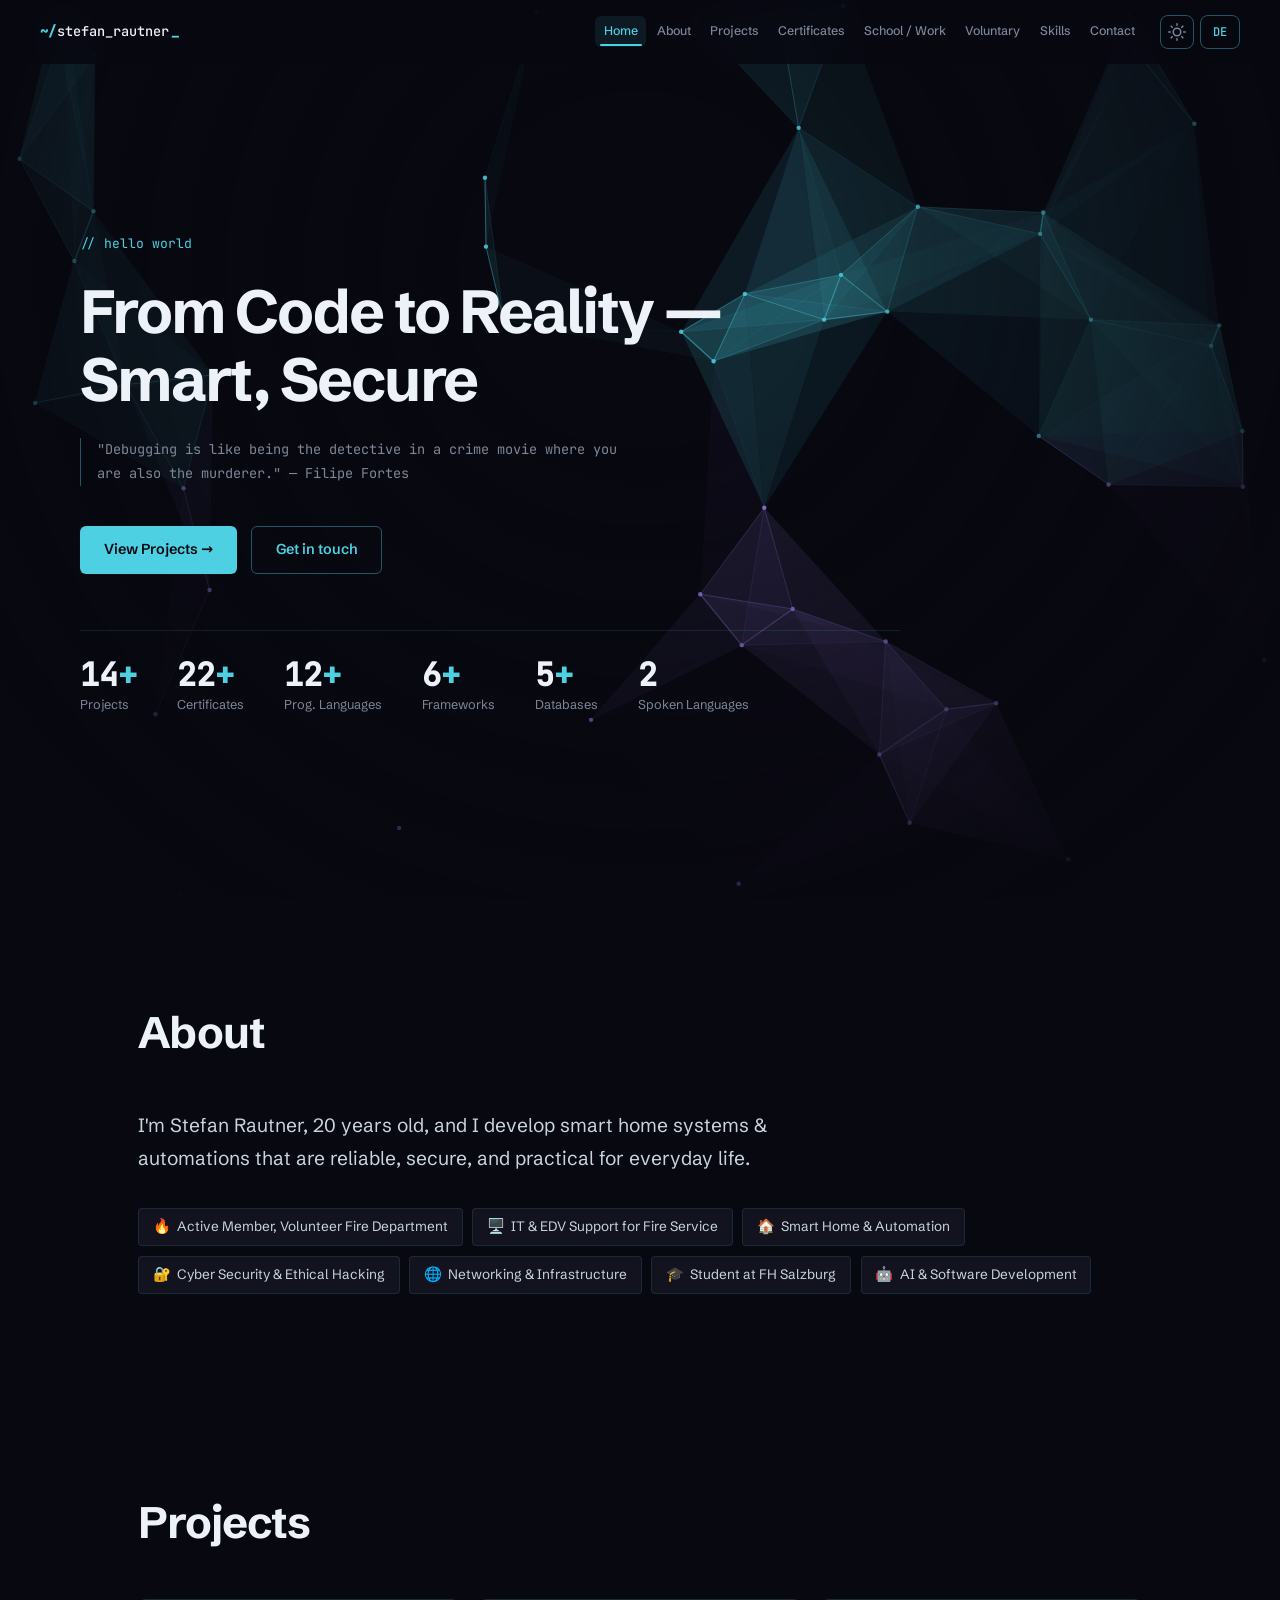
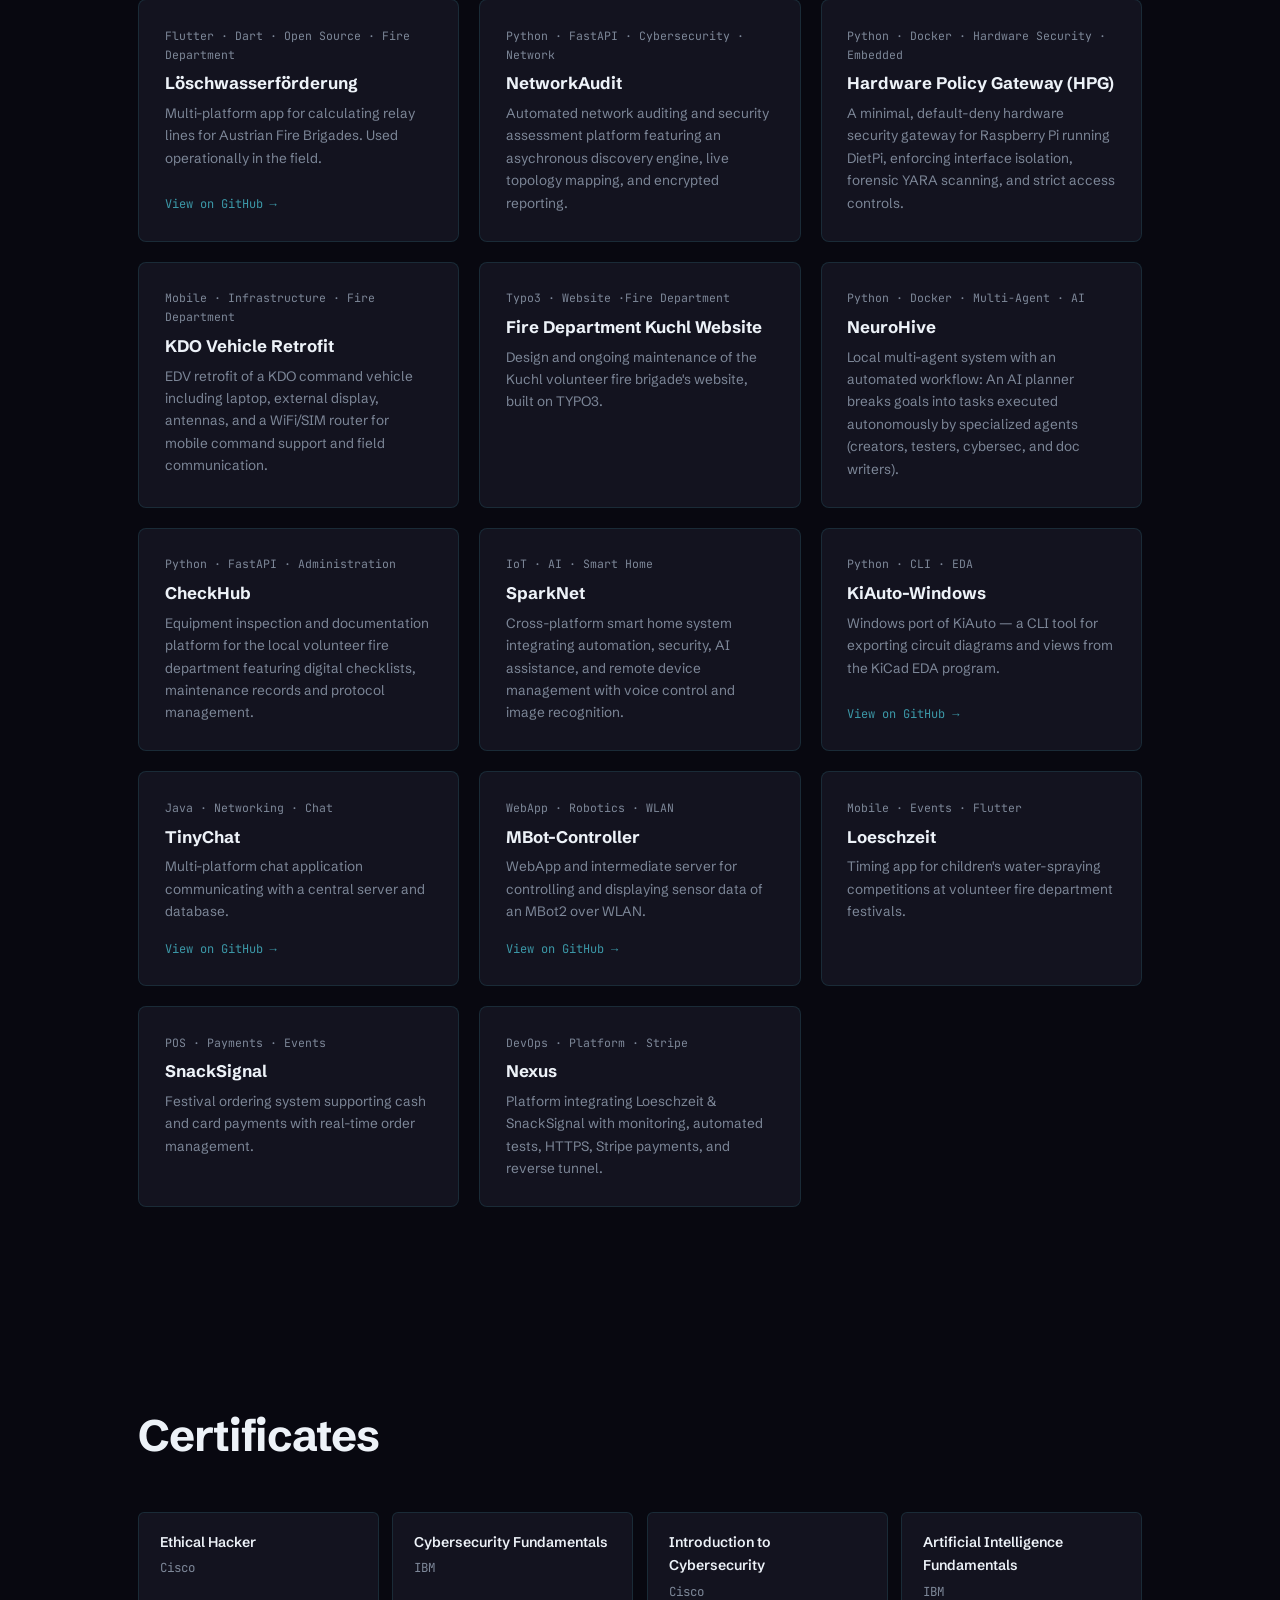
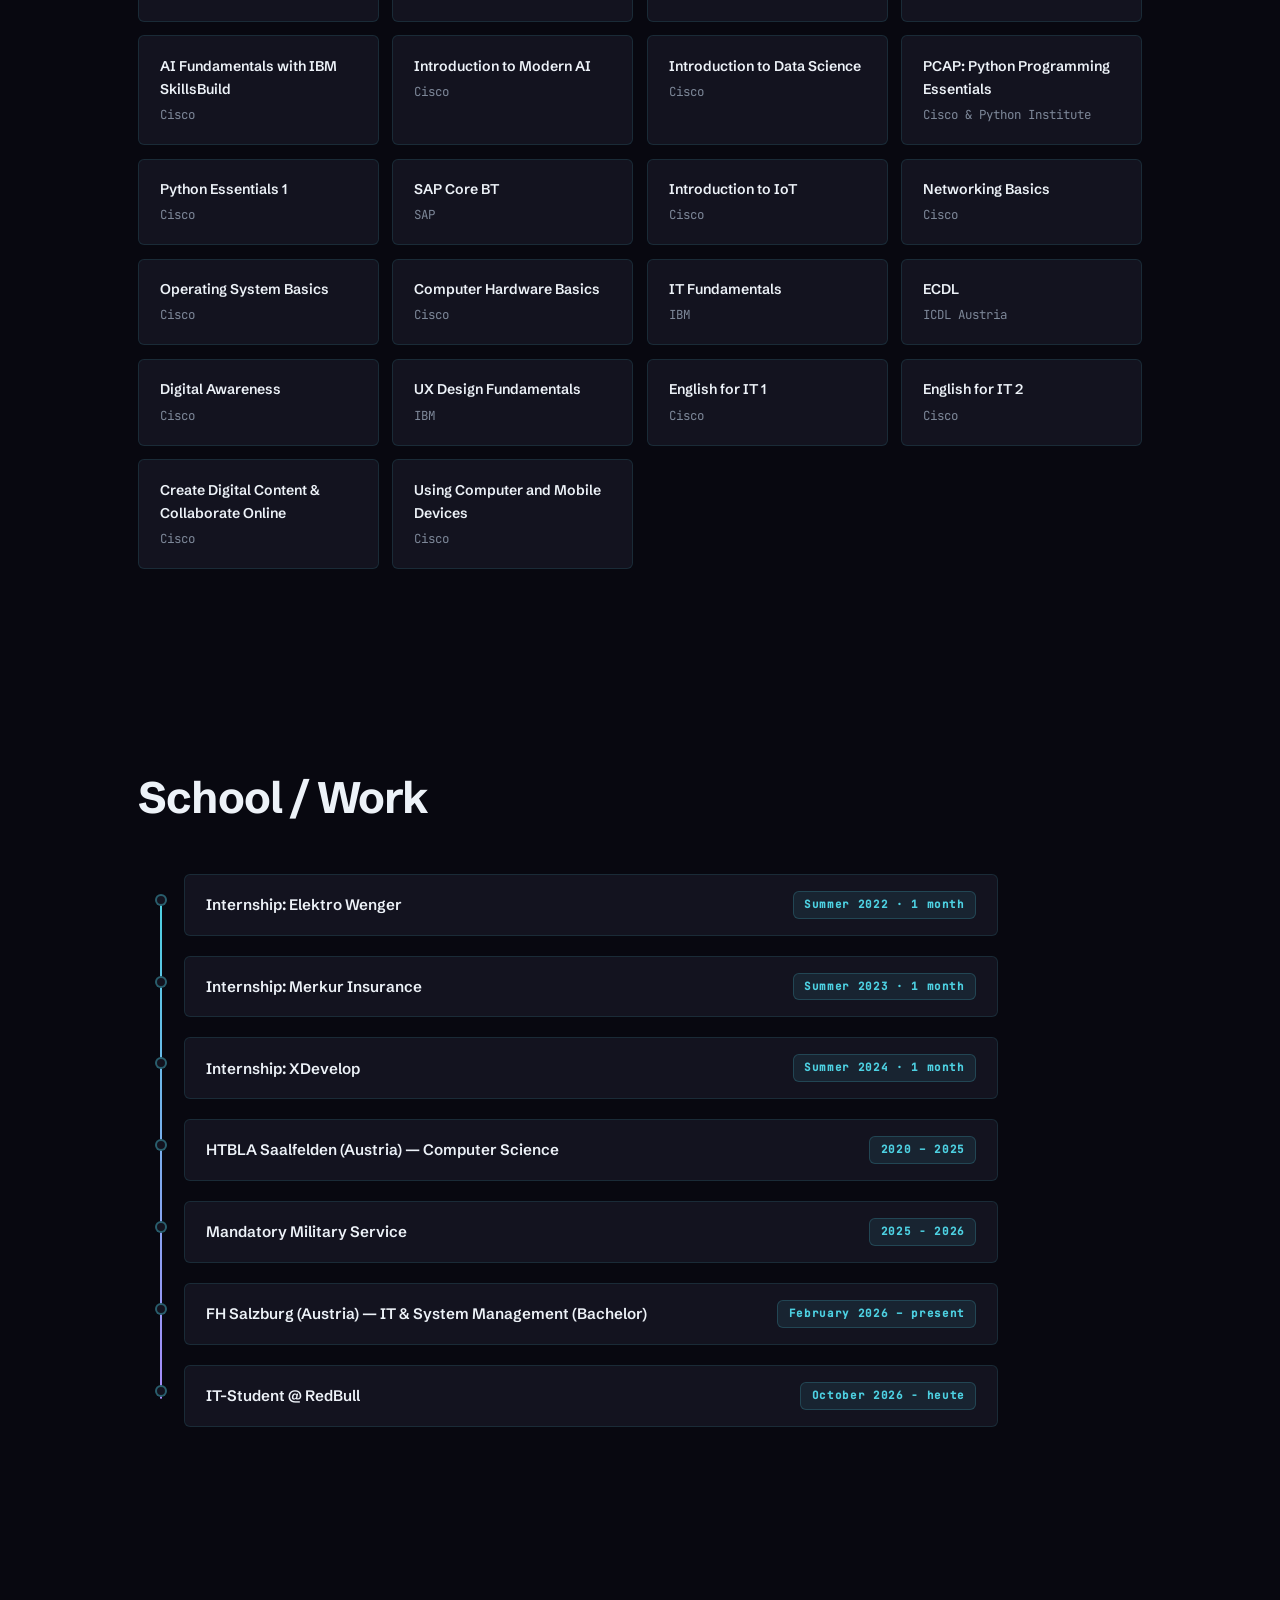
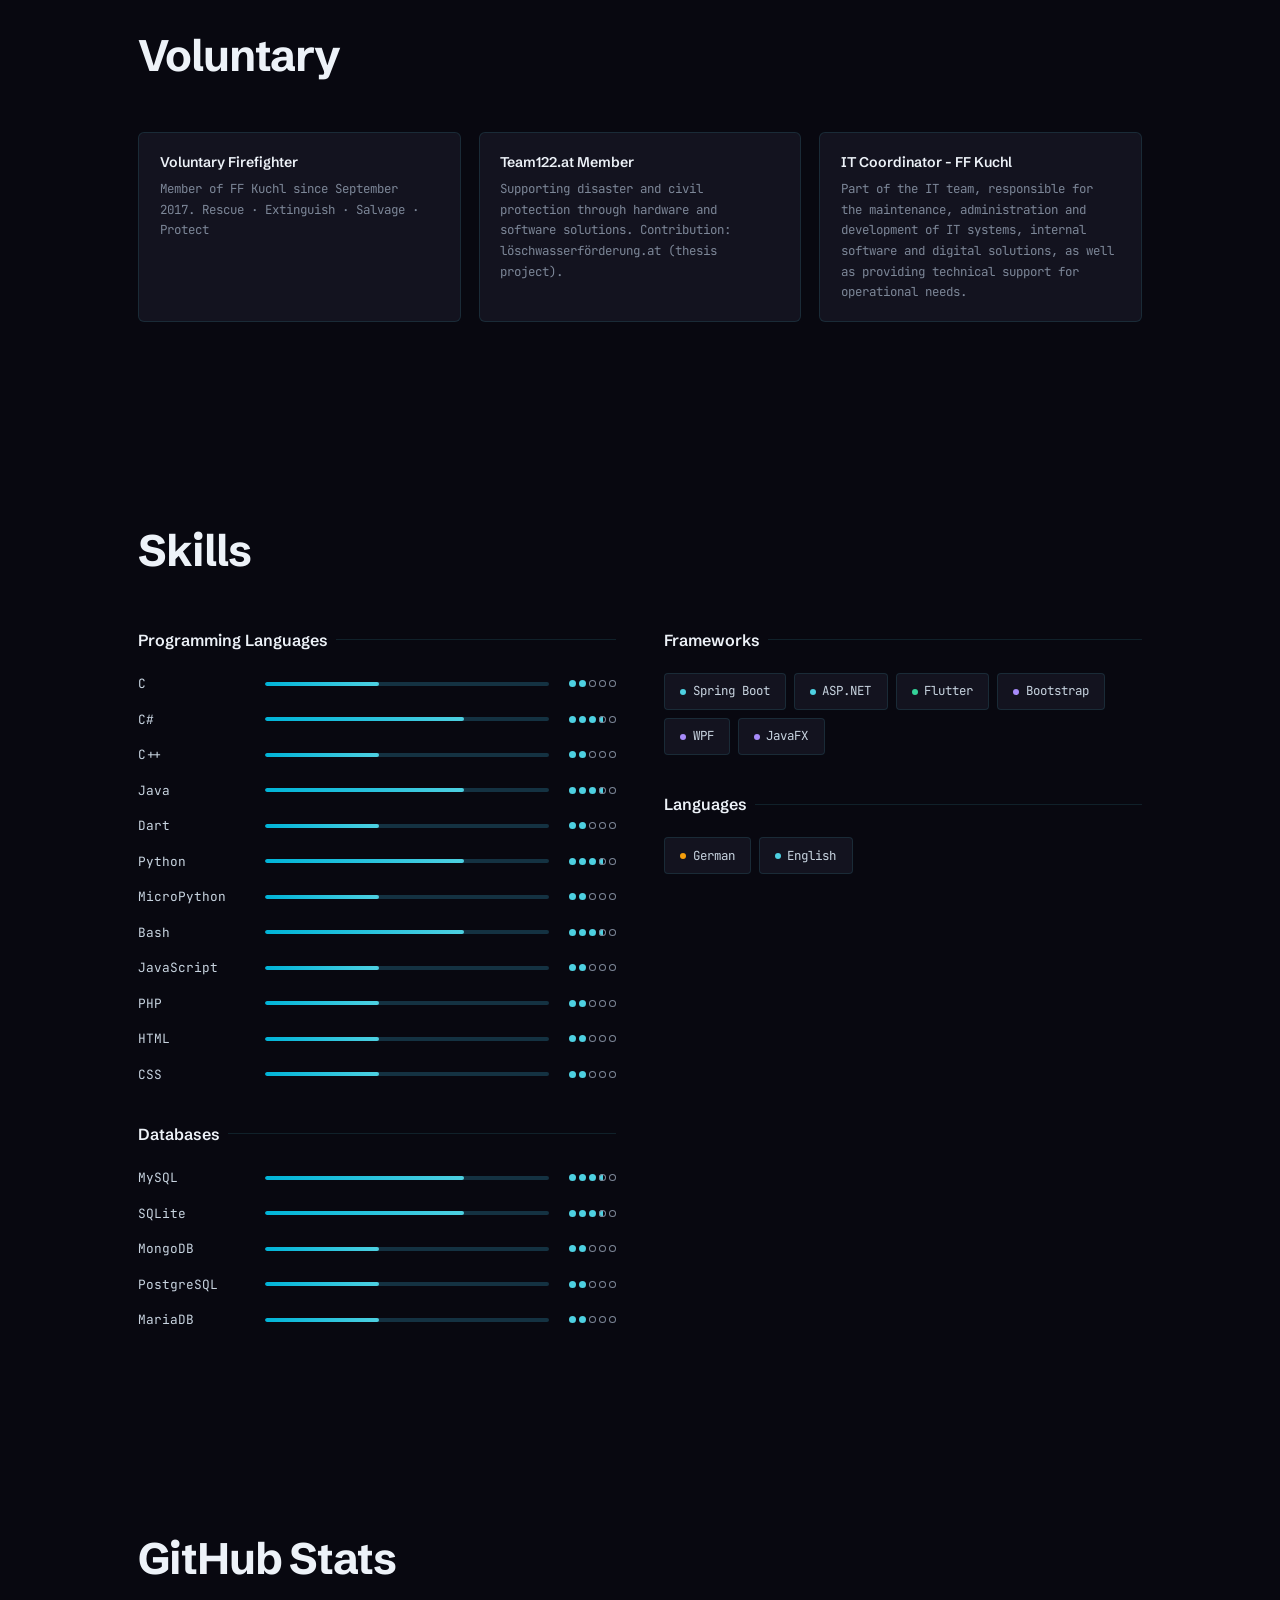
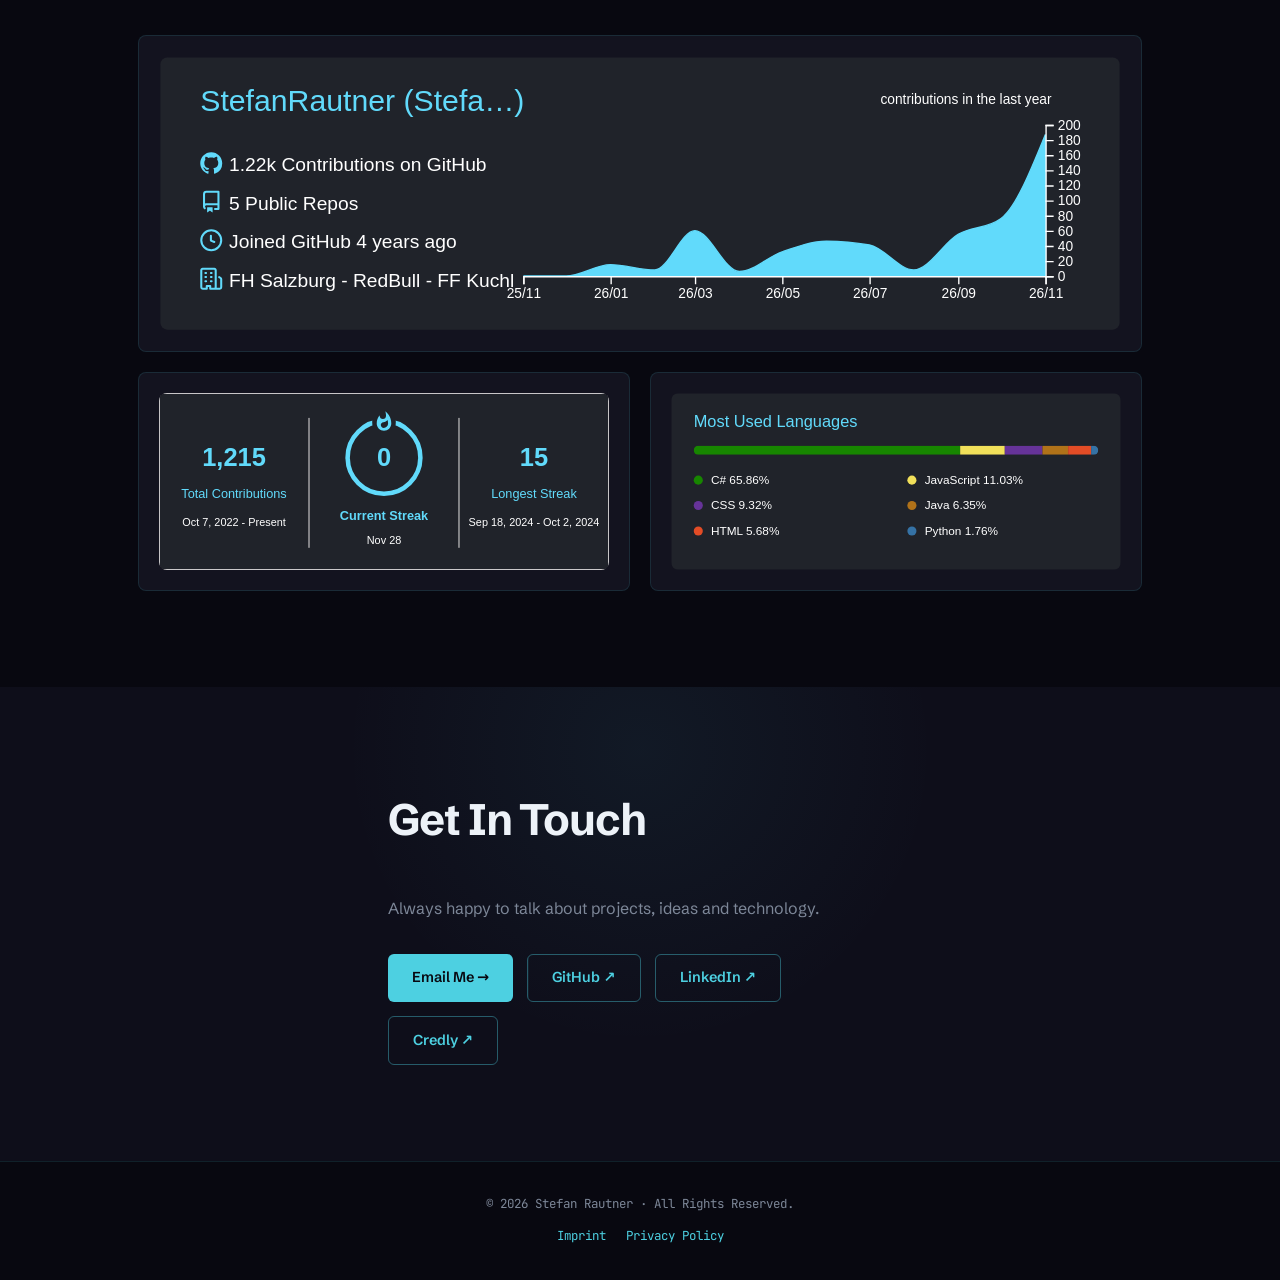
<file: index.html>
<!DOCTYPE html>
<html lang="en" data-theme="dark">
<head>
  <meta charset="UTF-8">
  <meta name="viewport" content="width=device-width, initial-scale=1.0">
  <title>Stefan Rautner – Portfolio</title>
  <meta name="description" content="Stefan Rautner – Developer of smart home systems, security tools, and automation software.">
  <link rel="canonical" href="https://stefanrautner.github.io/">
  <link rel="icon" href="favicon.ico" type="image/x-icon">
  <link rel="apple-touch-icon" href="apple-touch-icon.png">
  <meta name="theme-color" content="#080810" media="(prefers-color-scheme: dark)">
  <meta name="theme-color" content="#f0f4f8" media="(prefers-color-scheme: light)">

  <!-- Social preview (LinkedIn, WhatsApp, Slack, …). Absolute URLs required. -->
  <meta property="og:type" content="website">
  <meta property="og:site_name" content="Stefan Rautner">
  <meta property="og:url" content="https://stefanrautner.github.io/">
  <meta property="og:title" content="Stefan Rautner – Portfolio">
  <meta property="og:description" content="Developer of smart home systems, security tools, and automation software. Projects, certificates and volunteer work.">
  <meta property="og:image" content="https://stefanrautner.github.io/og-image.png">
  <meta property="og:image:width" content="1200">
  <meta property="og:image:height" content="630">
  <meta property="og:image:alt" content="Stefan Rautner – From Code to Reality: Smart, Secure, Automated.">
  <meta property="og:locale" content="en_US">
  <meta property="og:locale:alternate" content="de_AT">

  <meta name="twitter:card" content="summary_large_image">
  <meta name="twitter:title" content="Stefan Rautner – Portfolio">
  <meta name="twitter:description" content="Developer of smart home systems, security tools, and automation software.">
  <meta name="twitter:image" content="https://stefanrautner.github.io/og-image.png">
  <link rel="preload" href="fonts/schibsted-grotesk-latin.woff2" as="font" type="font/woff2" crossorigin>
  <link rel="preload" href="fonts/jetbrains-mono-latin.woff2" as="font" type="font/woff2" crossorigin>
  <link rel="stylesheet" href="style.css">
</head>
<body>

<a href="#main" class="skip-link" data-key="skip_link">Skip to content</a>

<!-- Static and bilingual on purpose: the i18n script cannot run here. -->
<noscript>
  <div class="noscript-note">
    <p lang="en">This portfolio loads its content with JavaScript, which is disabled in your browser. Please enable it, or reach me directly at <a href="mailto:stefan.rautner06@gmail.com">stefan.rautner06@gmail.com</a>.</p>
    <p lang="de">Diese Website lädt ihre Inhalte mit JavaScript, das in Ihrem Browser deaktiviert ist. Bitte aktivieren Sie es oder kontaktieren Sie mich direkt unter <a href="mailto:stefan.rautner06@gmail.com">stefan.rautner06@gmail.com</a>.</p>
  </div>
</noscript>

<!-- Cursor glow -->
<div class="cursor-glow" aria-hidden="true"></div>

<!-- Animated particle canvas -->
<canvas id="bgCanvas" aria-hidden="true"></canvas>

<!-- ─── HEADER ─────────────────────────────────────────────────────────── -->
<header id="header">
  <a href="#hero" class="wordmark">stefan_rautner</a>

  <button class="hamburger" id="hamburger" aria-label="Toggle menu" aria-expanded="false">
    <span></span><span></span><span></span>
  </button>

  <div class="menu-right" id="menuRight">
    <nav class="nav-links" aria-label="Main navigation">
      <a href="#hero"         data-key="nav_home"></a>
      <a href="#about"        data-key="nav_about"></a>
      <a href="#projects"     data-key="nav_projects"></a>
      <a href="#certificates" data-key="nav_certificates"></a>
      <a href="#school-work"  data-key="nav_school_work"></a>
      <a href="#voluntary"    data-key="nav_voluntary"></a>
      <a href="#skills"       data-key="nav_skills"></a>
      <a href="#contact"      data-key="nav_contact"></a>
    </nav>

    <div class="header-controls">
      <button class="icon-btn" id="themeToggle" aria-label="Toggle light/dark mode">
        <svg class="icon-sun" viewBox="0 0 24 24" fill="none" stroke="currentColor" stroke-width="2" stroke-linecap="round" stroke-linejoin="round" width="18" height="18">
          <circle cx="12" cy="12" r="5"/><line x1="12" y1="1" x2="12" y2="3"/><line x1="12" y1="21" x2="12" y2="23"/>
          <line x1="4.22" y1="4.22" x2="5.64" y2="5.64"/><line x1="18.36" y1="18.36" x2="19.78" y2="19.78"/>
          <line x1="1" y1="12" x2="3" y2="12"/><line x1="21" y1="12" x2="23" y2="12"/>
          <line x1="4.22" y1="19.78" x2="5.64" y2="18.36"/><line x1="18.36" y1="5.64" x2="19.78" y2="4.22"/>
        </svg>
        <svg class="icon-moon" viewBox="0 0 24 24" fill="none" stroke="currentColor" stroke-width="2" stroke-linecap="round" stroke-linejoin="round" width="18" height="18">
          <path d="M21 12.79A9 9 0 1 1 11.21 3 7 7 0 0 0 21 12.79z"/>
        </svg>
      </button>
      <button class="lang-btn" id="langToggle" aria-label="Switch language">DE</button>
    </div>
  </div>
</header>

<main id="main">

<!-- ─── HERO ──────────────────────────────────────────────────────────── -->
<section id="hero" class="hero">
  <div class="hero-inner">
    <p class="hero-eyebrow mono"></p>
    <h1 class="hero-title"></h1>
    <p class="hero-quote mono" data-key="hero_text"></p>
    <div class="hero-actions">
      <a href="#projects" class="btn"></a>
      <a href="#contact"  class="btn btn--ghost"></a>
    </div>
    <div class="hero-stats" id="heroStats"></div>
  </div>
</section>

<!-- ─── ABOUT ─────────────────────────────────────────────────────────── -->
<section id="about">
  <div class="section-inner">
    <h2 class="section-title" data-key="nav_about"></h2>
    <p class="about-text" data-key="about_text"></p>
    <div class="about-badges" id="aboutBadges"></div>
  </div>
</section>

<!-- ─── PROJECTS ──────────────────────────────────────────────────────── -->
<section id="projects">
  <div class="section-inner">
    <h2 class="section-title" data-key="nav_projects"></h2>
    <div class="projects-grid" id="projectsGrid"></div>
  </div>
</section>

<!-- ─── CERTIFICATES ──────────────────────────────────────────────────── -->
<section id="certificates">
  <div class="section-inner">
    <h2 class="section-title" data-key="nav_certificates"></h2>
    <div class="cards-grid" id="certificatesGrid"></div>
  </div>
</section>

<!-- ─── SCHOOL / WORK ─────────────────────────────────────────────────── -->
<section id="school-work">
  <div class="section-inner">
    <h2 class="section-title" data-key="nav_school_work"></h2>
    <div class="timeline" id="schoolWorkTimeline"></div>
  </div>
</section>

<!-- ─── VOLUNTARY ─────────────────────────────────────────────────────── -->
<section id="voluntary">
  <div class="section-inner">
    <h2 class="section-title" data-key="nav_voluntary"></h2>
    <div class="cards-grid cards-grid--wide" id="voluntaryGrid"></div>
  </div>
</section>

<!-- ─── SKILLS ────────────────────────────────────────────────────────── -->
<section id="skills">
  <div class="section-inner">
    <h2 class="section-title" data-key="nav_skills"></h2>
    <div class="skills-layout">

      <div class="skills-col">
        <div class="skills-block">
          <h3 class="skills-block-title" data-key="nav_programming"></h3>
          <div class="skill-bars" id="programmingBars"></div>
        </div>
        <div class="skills-block">
          <h3 class="skills-block-title" data-key="nav_databases"></h3>
          <div class="skill-bars" id="databasesBars"></div>
        </div>
      </div>

      <div class="skills-col">
        <div class="skills-block">
          <h3 class="skills-block-title" data-key="nav_frameworks"></h3>
          <div class="skill-chips" id="frameworksChips"></div>
        </div>
        <div class="skills-block">
          <h3 class="skills-block-title" data-key="nav_languages"></h3>
          <div class="skill-chips" id="languagesChips"></div>
        </div>
      </div>

    </div>
  </div>
</section>

<!-- ─── GITHUB STATS ──────────────────────────────────────────────────── -->
<section id="github-stats">
  <div class="section-inner">
    <h2 class="section-title" data-key="nav_github_stats"></h2>
    <div class="github-grid">
      <div class="github-card github-card--wide reveal reveal-delay-1">
        <img loading="lazy" width="700" height="200"
          src="stats/profile-details.svg"
          alt="GitHub profile summary for StefanRautner: contributions, public repositories, join date and location.">
      </div>
      <div class="github-card github-card--streak reveal reveal-delay-2">
        <img loading="lazy" width="495" height="195"
          src="stats/streak.svg"
          alt="GitHub contribution streak: total contributions, current streak and longest streak.">
      </div>
      <div class="github-card reveal reveal-delay-3">
        <img loading="lazy" width="495" height="195"
          src="stats/top-langs.svg"
          alt="Most used programming languages on GitHub, by share of code.">
      </div>
    </div>
  </div>
</section>

<!-- ─── CONTACT ───────────────────────────────────────────────────────── -->
<section id="contact">
  <div class="section-inner contact-inner">
    <h2 class="section-title" data-key="contact_title"></h2>
    <p data-key="contact_text"></p>
    <div class="contact-links">
      <a id="emailBtn" class="btn" href="mailto:stefan.rautner06@gmail.com"></a>
      <a id="githubBtn" class="btn btn--ghost" href="https://github.com/StefanRautner" target="_blank" rel="noopener"></a>
      <a id="linkedinBtn" class="btn btn--ghost" href="https://www.linkedin.com/in/stefanrautner" target="_blank" rel="noopener"></a>
      <a id="credlyBtn" class="btn btn--ghost" href="https://www.credly.com/users/stefanrautner" target="_blank" rel="noopener"></a>
    </div>
  </div>
</section>

</main>

<!-- ─── FOOTER ────────────────────────────────────────────────────────── -->
<footer>
  <span data-key="footer_text"></span>
  <nav class="footer-links" aria-label="Legal">
    <a href="impressum.html"   data-key="nav_imprint"></a>
    <a href="datenschutz.html" data-key="nav_privacy"></a>
  </nav>
</footer>

<button id="scrollTopBtn" class="scroll-top" aria-label="Scroll to top">↑</button>

<script src="script.js"></script>
</body>
</html>
</file>
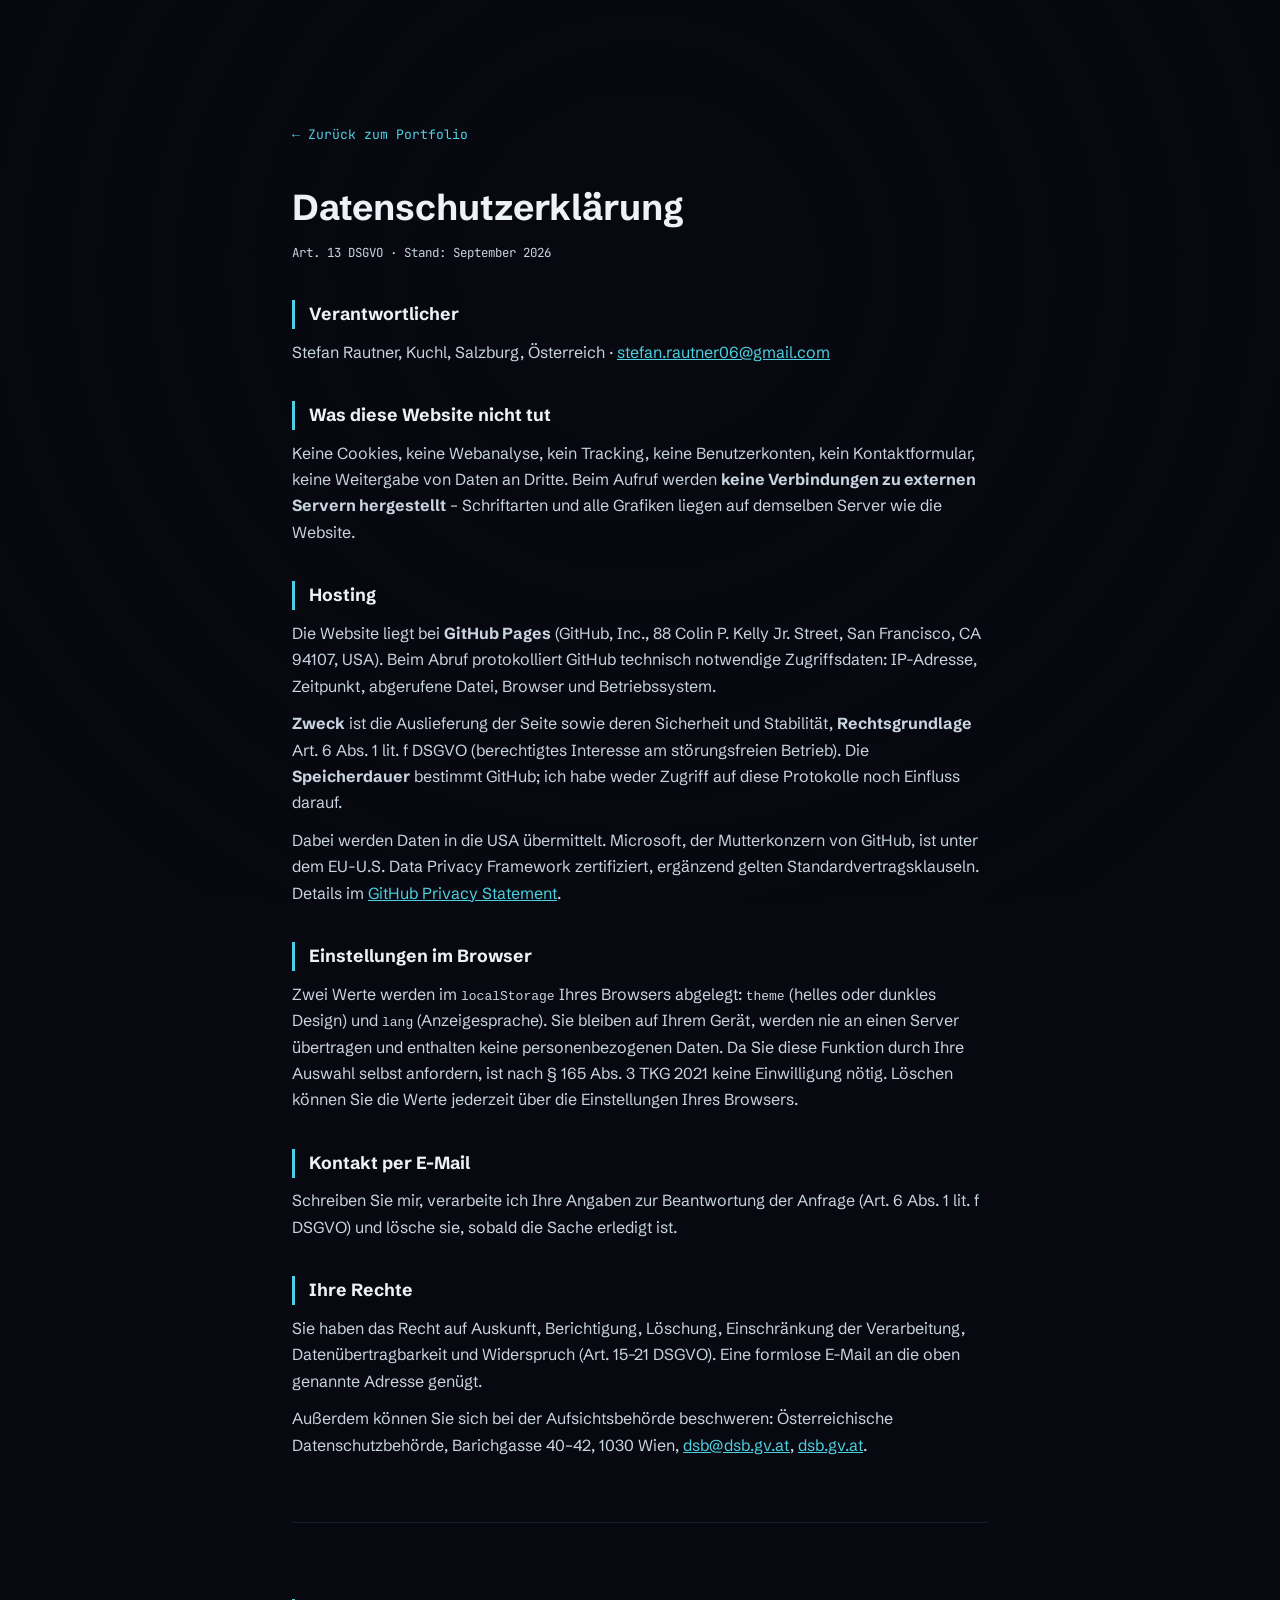
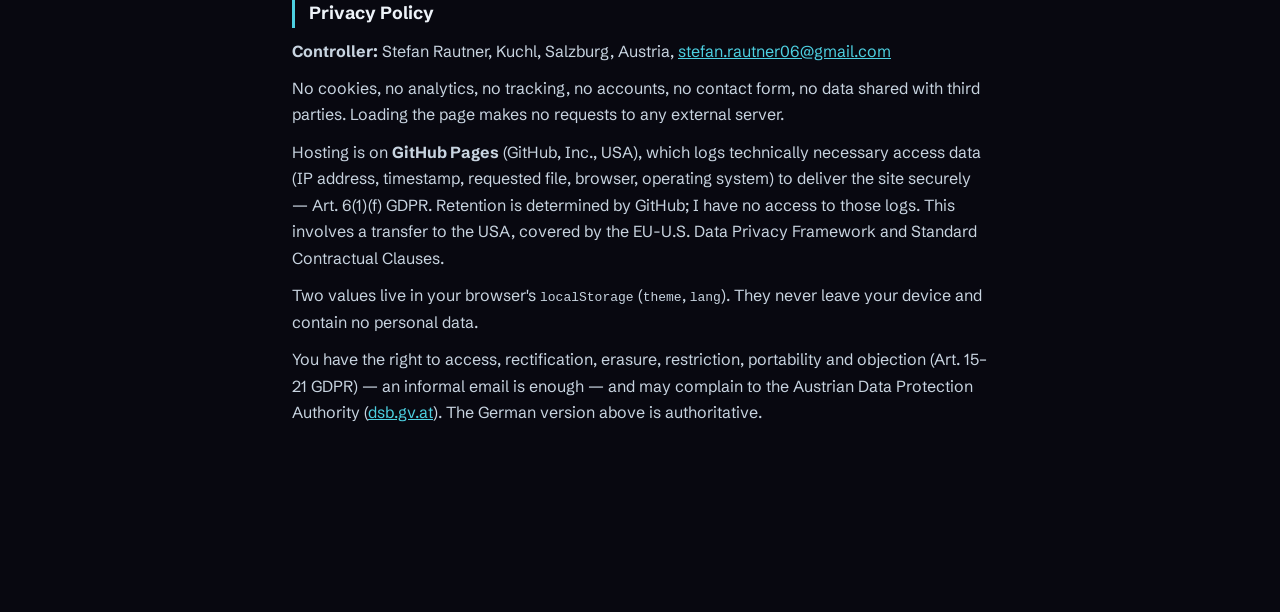
<file: datenschutz.html>
<!DOCTYPE html>
<html lang="de" data-theme="dark">
<head>
  <meta charset="UTF-8">
  <meta name="viewport" content="width=device-width, initial-scale=1.0">
  <title>Datenschutzerklärung · Stefan Rautner</title>
  <meta name="description" content="Informationen zur Verarbeitung personenbezogener Daten gemäß Art. 13 DSGVO.">
  <link rel="canonical" href="https://stefanrautner.github.io/datenschutz.html">
  <link rel="icon" href="/favicon.ico" type="image/x-icon">
  <link rel="apple-touch-icon" href="/apple-touch-icon.png">
  <meta name="theme-color" content="#080810" media="(prefers-color-scheme: dark)">
  <meta name="theme-color" content="#f0f4f8" media="(prefers-color-scheme: light)">
  <link rel="preload" href="/fonts/schibsted-grotesk-latin.woff2" as="font" type="font/woff2" crossorigin>
  <link rel="stylesheet" href="/style.css">
  <script>
    // Match the theme the visitor chose on the main page, before first paint.
    try {
      var t = localStorage.getItem('theme');
      if (t) document.documentElement.setAttribute('data-theme', t);
    } catch (e) { /* storage blocked — keep the dark default */ }
  </script>
</head>
<body>

<!-- Every section below maps to a specific duty in Art. 13 GDPR: controller,
     purpose, legal basis, recipients, third-country transfer, storage period,
     data subject rights, right to complain. Nothing beyond that is included. -->
<main class="legal">
  <a class="legal__back" href="/">&larr; Zurück zum Portfolio</a>

  <h1>Datenschutzerklärung</h1>
  <p class="legal__meta">Art. 13 DSGVO · Stand: September 2026</p>

  <h2>Verantwortlicher</h2>
  <p>
    Stefan Rautner, Kuchl, Salzburg, Österreich &middot;
    <a href="mailto:stefan.rautner06@gmail.com">stefan.rautner06@gmail.com</a>
  </p>

  <h2>Was diese Website nicht tut</h2>
  <p>
    Keine Cookies, keine Webanalyse, kein Tracking, keine Benutzerkonten, kein
    Kontaktformular, keine Weitergabe von Daten an Dritte. Beim Aufruf werden
    <strong>keine Verbindungen zu externen Servern hergestellt</strong> &ndash;
    Schriftarten und alle Grafiken liegen auf demselben Server wie die Website.
  </p>

  <h2>Hosting</h2>
  <p>
    Die Website liegt bei <strong>GitHub Pages</strong> (GitHub, Inc., 88 Colin
    P. Kelly Jr. Street, San Francisco, CA 94107, USA). Beim Abruf protokolliert
    GitHub technisch notwendige Zugriffsdaten: IP-Adresse, Zeitpunkt, abgerufene
    Datei, Browser und Betriebssystem.
  </p>
  <p>
    <strong>Zweck</strong> ist die Auslieferung der Seite sowie deren Sicherheit
    und Stabilität, <strong>Rechtsgrundlage</strong> Art. 6 Abs. 1 lit. f DSGVO
    (berechtigtes Interesse am störungsfreien Betrieb). Die
    <strong>Speicherdauer</strong> bestimmt GitHub; ich habe weder Zugriff auf
    diese Protokolle noch Einfluss darauf.
  </p>
  <p>
    Dabei werden Daten in die USA übermittelt. Microsoft, der Mutterkonzern von
    GitHub, ist unter dem EU-U.S. Data Privacy Framework zertifiziert, ergänzend
    gelten Standardvertragsklauseln. Details im
    <a href="https://docs.github.com/site-policy/privacy-policies/github-general-privacy-statement"
       target="_blank" rel="noopener">GitHub Privacy Statement</a>.
  </p>

  <h2>Einstellungen im Browser</h2>
  <p>
    Zwei Werte werden im <code>localStorage</code> Ihres Browsers abgelegt:
    <code>theme</code> (helles oder dunkles Design) und <code>lang</code>
    (Anzeigesprache). Sie bleiben auf Ihrem Gerät, werden nie an einen Server
    übertragen und enthalten keine personenbezogenen Daten. Da Sie diese
    Funktion durch Ihre Auswahl selbst anfordern, ist nach § 165 Abs. 3 TKG 2021
    keine Einwilligung nötig. Löschen können Sie die Werte jederzeit über die
    Einstellungen Ihres Browsers.
  </p>

  <h2>Kontakt per E-Mail</h2>
  <p>
    Schreiben Sie mir, verarbeite ich Ihre Angaben zur Beantwortung der Anfrage
    (Art. 6 Abs. 1 lit. f DSGVO) und lösche sie, sobald die Sache erledigt ist.
  </p>

  <h2>Ihre Rechte</h2>
  <p>
    Sie haben das Recht auf Auskunft, Berichtigung, Löschung, Einschränkung der
    Verarbeitung, Datenübertragbarkeit und Widerspruch (Art. 15&ndash;21 DSGVO).
    Eine formlose E-Mail an die oben genannte Adresse genügt.
  </p>
  <p>
    Außerdem können Sie sich bei der Aufsichtsbehörde beschweren:
    Österreichische Datenschutzbehörde, Barichgasse 40&ndash;42, 1030 Wien,
    <a href="mailto:dsb@dsb.gv.at">dsb@dsb.gv.at</a>,
    <a href="https://www.dsb.gv.at" target="_blank" rel="noopener">dsb.gv.at</a>.
  </p>

  <section class="legal__alt" lang="en">
    <h2>Privacy Policy</h2>
    <p>
      <strong>Controller:</strong> Stefan Rautner, Kuchl, Salzburg, Austria,
      <a href="mailto:stefan.rautner06@gmail.com">stefan.rautner06@gmail.com</a>
    </p>
    <p>
      No cookies, no analytics, no tracking, no accounts, no contact form, no
      data shared with third parties. Loading the page makes no requests to any
      external server.
    </p>
    <p>
      Hosting is on <strong>GitHub Pages</strong> (GitHub, Inc., USA), which
      logs technically necessary access data (IP address, timestamp, requested
      file, browser, operating system) to deliver the site securely &mdash;
      Art. 6(1)(f) GDPR. Retention is determined by GitHub; I have no access to
      those logs. This involves a transfer to the USA, covered by the EU-U.S.
      Data Privacy Framework and Standard Contractual Clauses.
    </p>
    <p>
      Two values live in your browser's <code>localStorage</code>
      (<code>theme</code>, <code>lang</code>). They never leave your device and
      contain no personal data.
    </p>
    <p>
      You have the right to access, rectification, erasure, restriction,
      portability and objection (Art. 15&ndash;21 GDPR) &mdash; an informal
      email is enough &mdash; and may complain to the Austrian Data Protection
      Authority (<a href="https://www.dsb.gv.at" target="_blank" rel="noopener">dsb.gv.at</a>).
      The German version above is authoritative.
    </p>
  </section>
</main>

</body>
</html>
</file>
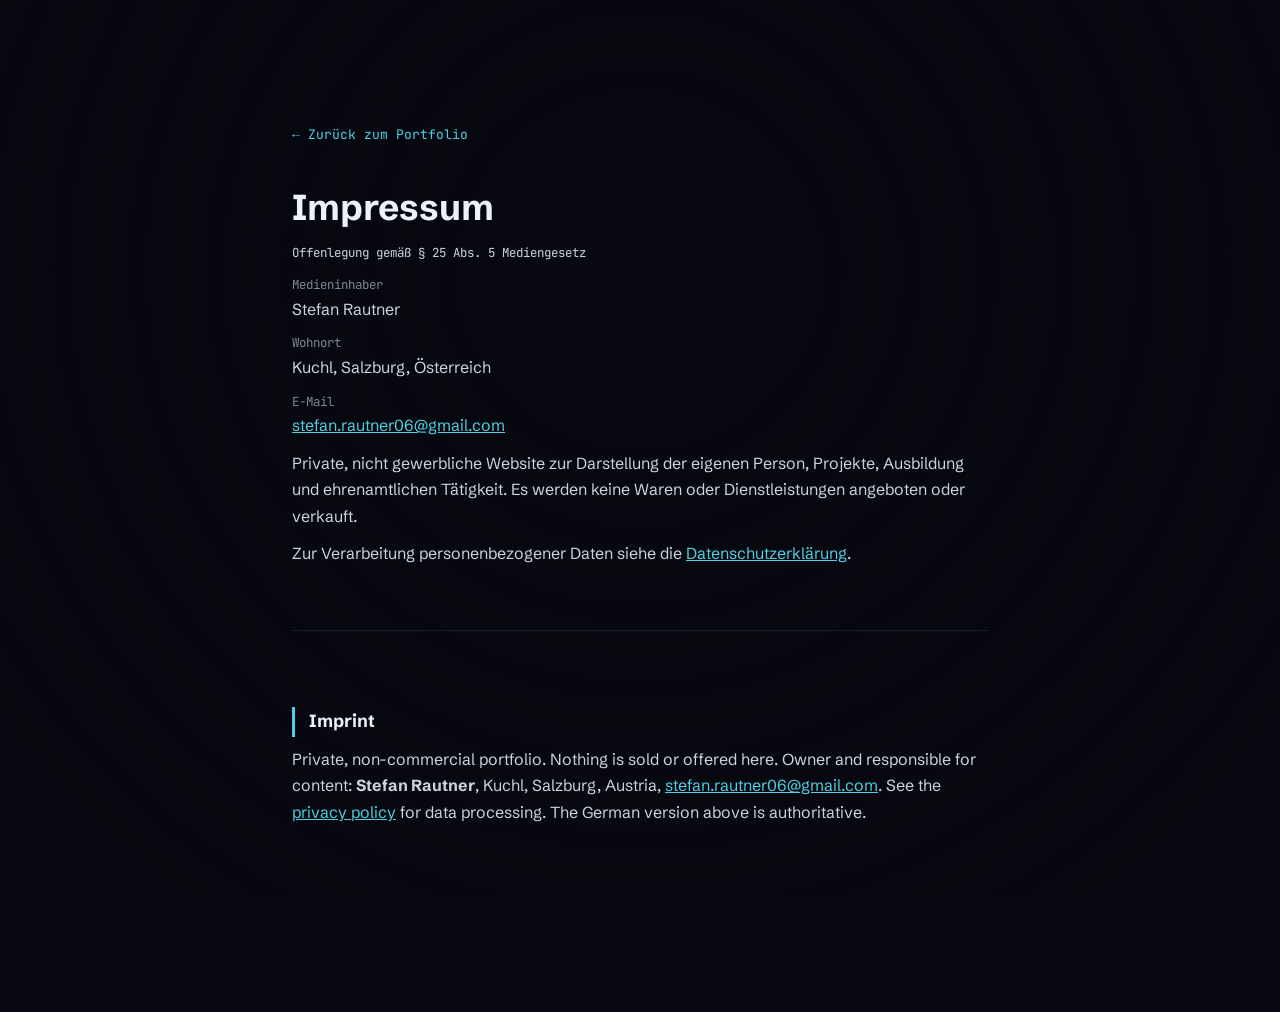
<file: impressum.html>
<!DOCTYPE html>
<html lang="de" data-theme="dark">
<head>
  <meta charset="UTF-8">
  <meta name="viewport" content="width=device-width, initial-scale=1.0">
  <title>Impressum · Stefan Rautner</title>
  <meta name="description" content="Offenlegung gemäß § 25 Abs. 5 Mediengesetz für stefanrautner.github.io.">
  <link rel="canonical" href="https://stefanrautner.github.io/impressum.html">
  <link rel="icon" href="/favicon.ico" type="image/x-icon">
  <link rel="apple-touch-icon" href="/apple-touch-icon.png">
  <meta name="theme-color" content="#080810" media="(prefers-color-scheme: dark)">
  <meta name="theme-color" content="#f0f4f8" media="(prefers-color-scheme: light)">
  <link rel="preload" href="/fonts/schibsted-grotesk-latin.woff2" as="font" type="font/woff2" crossorigin>
  <link rel="stylesheet" href="/style.css">
  <script>
    // Match the theme the visitor chose on the main page, before first paint.
    try {
      var t = localStorage.getItem('theme');
      if (t) document.documentElement.setAttribute('data-theme', t);
    } catch (e) { /* storage blocked — keep the dark default */ }
  </script>
</head>
<body>

<!-- Deliberately short. § 25 Abs. 5 MedienG requires name, place of residence
     and (where applicable) the business purpose — nothing else. Liability and
     copyright disclaimers are German-style boilerplate with no basis in
     Austrian law and were removed. -->
<main class="legal">
  <a class="legal__back" href="/">&larr; Zurück zum Portfolio</a>

  <h1>Impressum</h1>
  <p class="legal__meta">Offenlegung gemäß § 25 Abs. 5 Mediengesetz</p>

  <dl>
    <dt>Medieninhaber</dt>
    <dd>Stefan Rautner</dd>
    <dt>Wohnort</dt>
    <dd>Kuchl, Salzburg, Österreich</dd>
    <dt>E-Mail</dt>
    <dd><a href="mailto:stefan.rautner06@gmail.com">stefan.rautner06@gmail.com</a></dd>
  </dl>

  <p>
    Private, nicht gewerbliche Website zur Darstellung der eigenen Person,
    Projekte, Ausbildung und ehrenamtlichen Tätigkeit. Es werden keine Waren
    oder Dienstleistungen angeboten oder verkauft.
  </p>
  <p>
    Zur Verarbeitung personenbezogener Daten siehe die
    <a href="/datenschutz.html">Datenschutzerklärung</a>.
  </p>

  <section class="legal__alt" lang="en">
    <h2>Imprint</h2>
    <p>
      Private, non-commercial portfolio. Nothing is sold or offered here.
      Owner and responsible for content: <strong>Stefan Rautner</strong>,
      Kuchl, Salzburg, Austria,
      <a href="mailto:stefan.rautner06@gmail.com">stefan.rautner06@gmail.com</a>.
      See the <a href="/datenschutz.html">privacy policy</a> for data
      processing. The German version above is authoritative.
    </p>
  </section>
</main>

</body>
</html>
</file>
<file: style.css>
/* ═══════════════════════════════════════════════════════════════════════════
   FONTS – self-hosted (no third-party requests, GDPR-safe)
   Schibsted Grotesk & JetBrains Mono, both SIL Open Font License 1.1.
   Licence texts: fonts/OFL-SchibstedGrotesk.txt, fonts/OFL-JetBrainsMono.txt
   Variable fonts – one file per subset covers the whole weight range.
   ═══════════════════════════════════════════════════════════════════════════ */
@font-face {
  font-family: 'Schibsted Grotesk';
  font-style: normal;
  font-weight: 400 900;
  font-display: swap;
  src: url('fonts/schibsted-grotesk-latin.woff2') format('woff2');
  unicode-range: U+0000-00FF, U+0131, U+0152-0153, U+02BB-02BC, U+02C6, U+02DA, U+02DC, U+0304, U+0308, U+0329, U+2000-206F, U+20AC, U+2122, U+2191, U+2193, U+2212, U+2215, U+FEFF, U+FFFD;
}
@font-face {
  font-family: 'Schibsted Grotesk';
  font-style: normal;
  font-weight: 400 900;
  font-display: swap;
  src: url('fonts/schibsted-grotesk-latin-ext.woff2') format('woff2');
  unicode-range: U+0100-02BA, U+02BD-02C5, U+02C7-02CC, U+02CE-02D7, U+02DD-02FF, U+0304, U+0308, U+0329, U+1D00-1DBF, U+1E00-1E9F, U+1EF2-1EFF, U+2020, U+20A0-20AB, U+20AD-20C4, U+2113, U+2C60-2C7F, U+A720-A7FF;
}
@font-face {
  font-family: 'JetBrains Mono';
  font-style: normal;
  font-weight: 400 500;
  font-display: swap;
  src: url('fonts/jetbrains-mono-latin.woff2') format('woff2');
  unicode-range: U+0000-00FF, U+0131, U+0152-0153, U+02BB-02BC, U+02C6, U+02DA, U+02DC, U+0304, U+0308, U+0329, U+2000-206F, U+20AC, U+2122, U+2191, U+2193, U+2212, U+2215, U+FEFF, U+FFFD;
}
@font-face {
  font-family: 'JetBrains Mono';
  font-style: normal;
  font-weight: 400 500;
  font-display: swap;
  src: url('fonts/jetbrains-mono-latin-ext.woff2') format('woff2');
  unicode-range: U+0100-02BA, U+02BD-02C5, U+02C7-02CC, U+02CE-02D7, U+02DD-02FF, U+0304, U+0308, U+0329, U+1D00-1DBF, U+1E00-1E9F, U+1EF2-1EFF, U+2020, U+20A0-20AB, U+20AD-20C4, U+2113, U+2C60-2C7F, U+A720-A7FF;
}

/* ═══════════════════════════════════════════════════════════════════════════
   TOKENS – dark (default) + light
   ═══════════════════════════════════════════════════════════════════════════ */
:root {
  --bg:                #080810;
  --bg-2:              #0e0e1a;
  --bg-card:           #13131f;
  --bg-card-2:         #1a1a28;
  --bg-header:         rgba(8, 8, 16, 0.82);
  --border:            rgba(77, 208, 225, 0.12);
  --border-hi:         rgba(77, 208, 225, 0.4);
  --cyan:              #4dd0e1;
  --cyan-soft:         #38bdd0;
  --cyan-dim:          rgba(77, 208, 225, 0.09);
  --cyan-glow:         rgba(77, 208, 225, 0.20);
  --purple:            #a78bfa;
  --purple-dim:        rgba(167, 139, 250, 0.10);
  --purple-glow:       rgba(167, 139, 250, 0.18);
  --text:              #c8d4e0;
  --text-muted:        #7d8798;   /* WCAG AA: 5.4:1 on --bg, 5.1:1 on --bg-card */
  --text-strong:       #edf2f8;
  --cyan-text:         #4dd0e1;   /* cyan used as TEXT (10.9:1 here) */
  --btn-bg:            #4dd0e1;
  --btn-fg:            #080810;   /* 10.9:1 on --btn-bg */
  --focus-ring:        #4dd0e1;
  --dot-opacity:       0.035;
  --radius:            6px;
  --radius-lg:         8px;
  --header-h:          64px;
  --font-sans:         'Schibsted Grotesk', system-ui, sans-serif;
  --font-mono:         'JetBrains Mono', 'Fira Code', monospace;
  --ease:              cubic-bezier(0.4, 0, 0.2, 1);
  --spring:            cubic-bezier(0.2, 0.7, 0, 1);   /* smooth settle, no bounce */
  --out:               cubic-bezier(0.2, 0.7, 0, 1);
  --t:                 0.25s;

  /* Global Dynamic Module Component System Tokens */
  --cursor-gradient:   radial-gradient(circle, rgba(77, 208, 225, 0.06) 0%, transparent 70%);
  --hero-blob-left:    radial-gradient(circle, rgba(77, 208, 225, 0.07) 0%, transparent 70%);
  --hero-blob-right:   radial-gradient(circle, rgba(167, 139, 250, 0.05) 0%, transparent 70%);
  --scrolled-shadow:   0 1px 40px rgba(0, 0, 0, 0.3);
  --btn-white-glint:   rgba(255, 255, 255, 0.12);
  --track-bg:          #143242;
  --fill-bg:           linear-gradient(90deg, #00b4d8, var(--cyan));
  --shimmer-gradient:  linear-gradient(90deg, transparent, rgba(255, 255, 255, 0.3), transparent);
  --timeline-border:   rgba(77, 208, 225, 0.2);
  --card-shadow:       0 8px 24px rgba(0, 0, 0, 0.15);
  --project-shadow:    0 16px 40px rgba(0, 0, 0, 0.25);
  --github-shadow:     0 12px 30px rgba(0, 0, 0, 0.22);
  --timeline-shadow:   0 6px 24px rgba(0, 0, 0, 0.18);
  --contact-vignette:  radial-gradient(circle, rgba(77, 208, 225, 0.06) 0%, transparent 70%);
  --mobile-shadow:     -12px 0 40px rgba(0, 0, 0, 0.35);
}

[data-theme="light"] {
  --bg:                #f0f4f8;
  --bg-2:              #e6ecf3;
  --bg-card:           #ffffff;
  --bg-card-2:         #eef2f8;
  --bg-header:         rgba(240, 244, 248, 0.88);
  --border:            rgba(0, 140, 160, 0.14);
  --border-hi:         rgba(0, 140, 160, 0.42);
  --cyan:              #0097a7;
  --cyan-soft:         #00838f;
  --cyan-dim:          rgba(0, 151, 167, 0.09);
  --cyan-glow:         rgba(0, 151, 167, 0.18);
  --purple:            #7c3aed;
  --purple-dim:        rgba(124, 58, 237, 0.08);
  --purple-glow:       rgba(124, 58, 237, 0.15);
  --text:              #374151;
  --text-muted:        #5b6472;   /* WCAG AA: 5.4:1 on --bg, 5.9:1 on white cards */
  --text-strong:       #0f172a;
  --cyan-text:         #00727d;   /* darker than --cyan so cyan TEXT passes AA */
  --btn-bg:            #00727d;
  --btn-fg:            #ffffff;   /* 5.8:1 on --btn-bg */
  --focus-ring:        #005f68;
  --dot-opacity:       0.055;

  /* Global Light Token Context Overrides */
  --cursor-gradient:   radial-gradient(circle, rgba(0, 151, 167, 0.04) 0%, transparent 70%);
  --hero-blob-left:    radial-gradient(circle, rgba(0, 151, 167, 0.05) 0%, transparent 70%);
  --hero-blob-right:   radial-gradient(circle, rgba(124, 58, 237, 0.03) 0%, transparent 70%);
  --scrolled-shadow:   0 1px 40px rgba(15, 23, 42, 0.08);
  --btn-white-glint:   rgba(255, 255, 255, 0.22);
  --track-bg:          #80deea;
  --fill-bg:           linear-gradient(90deg, #0077b6, #0097a7);
  --shimmer-gradient:  linear-gradient(90deg, transparent, rgba(255, 255, 255, 0.45), transparent);
  --timeline-border:   rgba(0, 151, 167, 0.25);
  --card-shadow:       0 8px 24px rgba(15, 23, 42, 0.05);
  --project-shadow:    0 16px 40px rgba(15, 23, 42, 0.07);
  --github-shadow:     0 12px 30px rgba(15, 23, 42, 0.06);
  --timeline-shadow:   0 6px 24px rgba(15, 23, 42, 0.05);
  --contact-vignette:  radial-gradient(circle, rgba(0, 151, 167, 0.04) 0%, transparent 70%);
  --mobile-shadow:     -12px 0 40px rgba(15, 23, 42, 0.08);
}

/* ═══════════════════════════════════════════════════════════════════════════
   RESET
   ═══════════════════════════════════════════════════════════════════════════ */
*, *::before, *::after { margin: 0; padding: 0; box-sizing: border-box; }

html {
  scroll-behavior: smooth;
  overflow-x: hidden;
  color-scheme: dark;
}
[data-theme="light"] { color-scheme: light; }

/* Keyboard focus — visible on every interactive control, in both themes.
   :focus-visible keeps it off mouse clicks, so the look is unchanged for
   pointer users. */
:focus-visible {
  outline: 2px solid var(--focus-ring);
  outline-offset: 3px;
  border-radius: 4px;
}
/* The scroll-top button sits against the page edge; pull its ring inward. */
.scroll-top:focus-visible { outline-offset: 2px; }

@media (prefers-reduced-motion: reduce) {
  html { scroll-behavior: auto; }
  *, *::before, *::after {
    animation-duration: 0.01ms !important;
    transition-duration: 0.01ms !important;
  }
  #bgCanvas { display: none; }
  .reveal { opacity: 1 !important; transform: none !important; filter: none !important; }
  .section-title::before { transform: none; }
}

/* ═══════════════════════════════════════════════════════════════════════════
   BASE
   ═══════════════════════════════════════════════════════════════════════════ */
body {
  font-family: var(--font-sans);
  background-color: var(--bg);
  color: var(--text);
  line-height: 1.65;
  overflow-x: hidden;
  transition: background-color 0.35s var(--ease), color 0.35s var(--ease);
}

#bgCanvas {
  position: fixed;
  inset: 0;
  width: 100%; height: 100%;
  pointer-events: none;
  z-index: 0;
  will-change: transform;
}

body::after {
  content: '';
  position: fixed;
  inset: 0;
  background: radial-gradient(ellipse at 50% 30%, transparent 20%, var(--bg) 88%);
  pointer-events: none;
  z-index: 0;
}

header, section, footer, .scroll-top, .cursor-glow { position: relative; z-index: 1; }

.cursor-glow {
  position: fixed;
  width: 500px;
  height: 500px;
  border-radius: 50%;
  background: var(--cursor-gradient);
  pointer-events: none;
  z-index: 0;
  transform: translate(-50%, -50%);
  transition: transform 0.08s linear;
  will-change: transform;
}

/* ═══════════════════════════════════════════════════════════════════════════
   SCROLL REVEAL
   ═══════════════════════════════════════════════════════════════════════════ */
.reveal {
  opacity: 0;
  transform: translateY(20px);
  filter: blur(4px);
  transition: opacity 0.9s var(--out), transform 0.9s var(--out), filter 0.9s var(--out);
}
.reveal.visible {
  opacity: 1;
  transform: none;
  filter: none;
}
.reveal-delay-1 { transition-delay: 0.08s; }
.reveal-delay-2 { transition-delay: 0.16s; }
.reveal-delay-3 { transition-delay: 0.24s; }
.reveal-delay-4 { transition-delay: 0.32s; }
.reveal-delay-5 { transition-delay: 0.40s; }

/* ═══════════════════════════════════════════════════════════════════════════
   HEADER
   ═══════════════════════════════════════════════════════════════════════════ */
header {
  position: fixed;
  top: 0; left: 0; right: 0;
  height: var(--header-h);
  z-index: 100;
  display: flex;
  align-items: center;
  justify-content: space-between;
  padding: 0 clamp(1rem, 4vw, 2.5rem);
  gap: 1rem;
  background: var(--bg-header);
  backdrop-filter: blur(18px);
  -webkit-backdrop-filter: blur(18px);
  border-bottom: 1px solid transparent;
  transition: border-color 0.3s var(--ease), background 0.35s var(--ease), box-shadow 0.3s var(--ease);
}

header.scrolled {
  border-bottom-color: var(--border-hi);
  box-shadow: var(--scrolled-shadow);
}

.wordmark {
  font-family: var(--font-mono);
  font-size: 0.85rem;
  font-weight: 500;
  font-style: normal;
  letter-spacing: 0;
  text-decoration: none;
  white-space: nowrap;
  flex-shrink: 0;
  display: inline-flex;
  align-items: center;
  color: var(--text-strong);
  background: none;
  -webkit-background-clip: unset;
  -webkit-text-fill-color: unset;
  background-clip: unset;
  transition: opacity var(--t) var(--ease);
}
.wordmark:hover { opacity: 0.75; }

.wordmark::before {
  content: '~/';
  color: var(--cyan-text);
  font-weight: 700;
  margin-right: 1px;
}

.wordmark::after {
  content: '_';
  color: var(--cyan-text);
  font-weight: 700;
  margin-left: 2px;
  animation: blink 1.1s step-start infinite;
}

@keyframes blink { 0%,100%{opacity:1} 50%{opacity:0} }

.menu-right {
  display: flex;
  align-items: center;
  gap: 0.5rem;
}

.nav-links {
  display: flex;
  align-items: center;
  gap: 0.1rem;
  margin-right: 0.5rem;
}

.nav-links a {
  font-size: 0.78rem;
  font-weight: 500;
  color: var(--text-muted);
  text-decoration: none;
  padding: 0.3rem 0.55rem;
  border-radius: 6px;
  transition: color var(--t) var(--ease), background var(--t) var(--ease);
  position: relative;
}

.nav-links a::after {
  content: '';
  position: absolute;
  bottom: 1px; left: 50%; right: 50%;
  height: 2px;
  background: var(--cyan);
  border-radius: 2px;
  transition: left var(--t) var(--ease), right var(--t) var(--ease);
}

.nav-links a:hover::after,
.nav-links a.active::after { left: 0.3rem; right: 0.3rem; }

.nav-links a:hover,
.nav-links a.active,
.nav-links a:focus-visible {
  color: var(--cyan-text);
  background: var(--cyan-dim);
}

.header-controls { display: flex; align-items: center; gap: 0.4rem; }

.icon-btn {
  display: flex;
  align-items: center;
  justify-content: center;
  width: 34px; height: 34px;
  background: transparent;
  border: 1px solid var(--border-hi);
  border-radius: 8px;
  color: var(--text-muted);
  cursor: pointer;
  transition: color var(--t) var(--ease), background var(--t) var(--ease), border-color var(--t) var(--ease), transform var(--t) var(--spring);
  flex-shrink: 0;
}
.icon-btn:hover, .icon-btn:focus-visible {
  color: var(--cyan-text);
  background: var(--cyan-dim);
  border-color: var(--cyan);
  transform: scale(1.08);
}

[data-theme="dark"]  .icon-sun  { display: block; }
[data-theme="dark"]  .icon-moon { display: none; }
[data-theme="light"] .icon-sun  { display: none; }
[data-theme="light"] .icon-moon { display: block; }

.lang-btn {
  font-family: var(--font-mono);
  font-size: 0.75rem;
  font-weight: 500;
  padding: 0 0.75rem;
  height: 34px;
  background: transparent;
  border: 1px solid var(--border-hi);
  border-radius: 8px;
  color: var(--cyan-text);
  cursor: pointer;
  transition: background var(--t) var(--ease), border-color var(--t) var(--ease), color var(--t) var(--ease), transform var(--t) var(--spring);
  flex-shrink: 0;
}
.lang-btn:hover, .lang-btn:focus-visible {
  background: var(--cyan-dim);
  transform: scale(1.05);
}

.hamburger {
  display: none;
  flex-direction: column;
  justify-content: center;
  gap: 5px;
  width: 38px; height: 38px;
  padding: 8px;
  background: var(--bg-card);
  border: 1px solid var(--border);
  border-radius: var(--radius);
  cursor: pointer;
  flex-shrink: 0;
  z-index: 101;
  transition: border-color var(--t) var(--ease), box-shadow var(--t) var(--ease), background var(--t) var(--ease);
}
.hamburger:hover {
  border-color: var(--cyan);
  box-shadow: 0 0 12px var(--cyan-glow);
  background: var(--cyan-dim);
}
.hamburger.open {
  border-color: var(--cyan);
  background: var(--cyan-dim);
}
.hamburger span {
  display: block;
  width: 100%; height: 1.5px;
  background: var(--cyan);
  border-radius: 2px;
  transition: transform 0.25s var(--ease), opacity 0.25s var(--ease), width 0.25s var(--ease);
  transform-origin: center;
}
.hamburger span:nth-child(1) { width: 100%; }
.hamburger span:nth-child(2) { width: 70%; }
.hamburger span:nth-child(3) { width: 85%; }
.hamburger.open span:nth-child(1) { transform: translateY(6.5px) rotate(45deg); width: 100%; }
.hamburger.open span:nth-child(2) { opacity: 0; width: 0; }
.hamburger.open span:nth-child(3) { transform: translateY(-6.5px) rotate(-45deg); width: 100%; }

/* ═══════════════════════════════════════════════════════════════════════════
   SECTION BASE
   ═══════════════════════════════════════════════════════════════════════════ */
section {
  padding: clamp(4rem, 8vw, 6rem) 0;
}

.section-inner {
  max-width: 1100px;
  margin: 0 auto;
  padding: 0 clamp(1.25rem, 5vw, 3rem);
}

.section-title {
  font-size: clamp(1.8rem, 4.5vw, 2.75rem);
  font-weight: 700;
  color: var(--text-strong);
  letter-spacing: -0.025em;
  margin-bottom: 2.5rem;
  display: flex;
  align-items: center;
  gap: 0.75rem;
}

.section-title::before {
  content: none;
  display: block;
  width: 3px;
  height: 1.2em;
  background: var(--cyan);
  border-radius: 2px;
  flex-shrink: 0;
  transform: scaleY(0);
  transform-origin: bottom;
  transition: transform 0.7s var(--out) 0.15s;
}
.section-title.visible::before { transform: scaleY(1); }

/* ═══════════════════════════════════════════════════════════════════════════
   HERO
   ═══════════════════════════════════════════════════════════════════════════ */
.hero {
  min-height: 100svh;
  display: flex;
  align-items: center;
  padding: calc(var(--header-h) + 4rem) clamp(1.5rem, 7vw, 5rem) 5rem;
  position: relative;
  overflow: hidden;
}

.hero-inner { max-width: 820px; position: relative; z-index: 1; }

.hero-eyebrow {
  font-family: var(--font-mono);
  font-size: 0.82rem;
  color: var(--cyan-text);
  margin-bottom: 1.5rem;
  opacity: 0.8;
  display: flex;
  align-items: center;
  gap: 0.5rem;
}
.hero-eyebrow::before {
  content: none;
  width: 24px; height: 1px;
  background: var(--cyan);
  opacity: 0.6;
  display: inline-block;
}

.hero-title {
  font-size: clamp(2.1rem, 5.8vw, 3.8rem);
  font-weight: 700;
  line-height: 1.12;
  letter-spacing: -0.035em;
  color: var(--text-strong);
  margin-bottom: 1.5rem;
}

.hero-title .typed-cursor {
  display: inline-block;
  width: 3px;
  height: 0.9em;
  background: var(--cyan);
  margin-left: 4px;
  vertical-align: middle;
  border-radius: 1px;
  animation: blink 1s step-end infinite;
}

.hero-quote {
  font-family: var(--font-mono);
  font-size: 0.85rem;
  color: var(--text-muted);
  line-height: 1.75;
  max-width: 560px;
  margin-bottom: 2.5rem;
  padding: 0 0 0 1rem;
  border-left: 1px solid var(--border-hi);
  position: relative;
}

.hero-actions { display: flex; gap: 0.9rem; flex-wrap: wrap; margin-bottom: 3.5rem; }

.hero-stats {
  display: flex;
  gap: 2.5rem;
  flex-wrap: wrap;
  margin-top: 0.25rem;
  padding-top: 1.75rem;
  border-top: 1px solid var(--border);
}

.hero-stat {
  display: flex;
  flex-direction: column;
  gap: 0.2rem;
  cursor: pointer;
  text-decoration: none;
  transition: opacity var(--t) var(--ease), transform var(--t) var(--spring);
}
.hero-stat:hover {
  opacity: 0.75;
  transform: translateY(-2px);
}
.hero-stat:hover .hero-stat__label {
  color: var(--cyan-text);
}

.hero-stat__num {
  font-size: clamp(1.6rem, 3vw, 2rem);
  font-weight: 700;
  font-family: var(--font-mono);
  color: var(--text-strong);
  line-height: 1;
}

.hero-stat__num .stat-accent {
  color: var(--cyan-text);
}

.hero-stat__label {
  font-size: 0.8rem;
  color: var(--text-muted);
}

/* ═══════════════════════════════════════════════════════════════════════════
   ABOUT
   ═══════════════════════════════════════════════════════════════════════════ */
.about-text {
  font-size: clamp(1.05rem, 2vw, 1.2rem);
  line-height: 1.75;
  max-width: 680px;
  color: var(--text);
}

.about-badges {
  display: flex;
  flex-wrap: wrap;
  gap: 0.6rem;
  margin-top: 2rem;
}

.about-badge {
  display: inline-flex;
  align-items: center;
  gap: 0.4rem;
  padding: 0.4rem 0.85rem;
  border: 1px solid var(--border);
  border-radius: 4px;
  font-size: 0.85rem;
  color: var(--text);
  background: var(--bg-card);
  transition: border-color var(--t) var(--ease), color var(--t) var(--ease), background var(--t) var(--ease);
}
.about-badge:hover {
  border-color: var(--cyan);
  color: var(--cyan-text);
  background: var(--cyan-dim);
}
.about-badge .badge-icon { font-size: 0.9rem; }

/* ═══════════════════════════════════════════════════════════════════════════
   BUTTONS
   ═══════════════════════════════════════════════════════════════════════════ */
.btn {
  display: inline-flex;
  align-items: center;
  gap: 0.4rem;
  padding: 0.7rem 1.5rem;
  background: var(--btn-bg);
  color: var(--btn-fg);
  font-weight: 600;
  font-size: 0.9rem;
  border-radius: var(--radius);
  text-decoration: none;
  border: none;
  cursor: pointer;
  transition: background var(--t) var(--ease), transform var(--t) var(--spring), box-shadow var(--t) var(--ease);
  position: relative;
  overflow: hidden;
}
.btn::before {
  content: '';
  position: absolute;
  inset: 0;
  background: var(--btn-white-glint);
  transform: translateX(-100%);
  transition: transform 0.3s var(--ease);
}
.btn:hover::before { transform: translateX(0); }
.btn:hover, .btn:focus-visible {
  background: var(--cyan-soft);
  transform: translateY(-2px);
  box-shadow: var(--card-shadow);
}

.btn--ghost {
  background: transparent;
  color: var(--cyan-text);
  border: 1px solid var(--border-hi);
}
.btn--ghost::before { background: var(--cyan-dim); }
.btn--ghost:hover, .btn--ghost:focus-visible {
  background: var(--cyan-dim);
  box-shadow: none;
}

/* ═══════════════════════════════════════════════════════════════════════════
   PROJECTS GRID
   ═══════════════════════════════════════════════════════════════════════════ */
.projects-grid {
  display: grid;
  grid-template-columns: repeat(auto-fill, minmax(300px, 1fr));
  gap: 1.25rem;
}

.project-card {
  background: var(--bg-card);
  border: 1px solid var(--border);
  border-radius: var(--radius-lg);
  padding: 1.6rem;
  text-decoration: none;
  color: inherit;
  display: flex;
  flex-direction: column;
  gap: 0.6rem;
  position: relative;
  overflow: hidden;
  transition: border-color var(--t) var(--ease), transform 0.3s var(--spring), box-shadow var(--t) var(--ease);
}

.project-card::before {
  content: '';
  position: absolute;
  inset: 0;
  border-radius: var(--radius-lg);
  background: linear-gradient(135deg, var(--cyan-glow), var(--purple-glow));
  opacity: 0;
  transition: opacity 0.3s var(--ease);
  pointer-events: none;
}
.project-card::before { display: none; }

.project-card::after {
  content: '';
  position: absolute;
  top: 0; left: 0; right: 0;
  height: 2px;
  background: linear-gradient(90deg, var(--cyan), var(--purple));
  transform: scaleX(0);
  transform-origin: left;
  transition: transform 0.35s var(--ease);
  border-radius: 99px 99px 0 0;
}
.project-card:hover::after { transform: scaleX(1); }
.project-card::after { background: var(--cyan); }

.project-card:hover, .project-card:focus-visible {
  border-color: var(--border-hi);
  box-shadow: none;
}

.project-card__tag {
  font-family: var(--font-mono);
  font-size: 0.72rem;
  color: var(--text-muted);
}

.project-card__title {
  font-size: 1.05rem;
  font-weight: 700;
  color: var(--text-strong);
  line-height: 1.2;
  transition: color var(--t) var(--ease);
}
.project-card:hover .project-card__title { color: var(--cyan-text); }

.project-card__text {
  font-size: 0.85rem;
  color: var(--text-muted);
  line-height: 1.65;
  flex: 1;
}

.project-card__cta {
  display: inline-flex;
  align-items: center;
  gap: 0.3rem;
  font-family: var(--font-mono);
  font-size: 0.75rem;
  color: var(--cyan-text);
  opacity: 0.7;
  margin-top: 0.4rem;
  transition: opacity var(--t) var(--ease), gap var(--t) var(--ease);
}
.project-card:hover .project-card__cta { opacity: 1; gap: 0.5rem; }

/* ═══════════════════════════════════════════════════════════════════════════
   GENERIC CARD GRID
   ═══════════════════════════════════════════════════════════════════════════ */
.cards-grid {
  display: grid;
  grid-template-columns: repeat(auto-fill, minmax(200px, 1fr));
  gap: 0.85rem;
}
.cards-grid--wide {
  grid-template-columns: repeat(auto-fill, minmax(300px, 1fr));
  gap: 1.1rem;
}

.card {
  background: var(--bg-card);
  border: 1px solid var(--border);
  border-radius: var(--radius);
  padding: 1.15rem 1.3rem;
  transition: border-color var(--t) var(--ease), transform var(--t) var(--spring), box-shadow var(--t) var(--ease);
  text-decoration: none;
  color: inherit;
  display: block;
  position: relative;
  overflow: hidden;
}

.card::after {
  content: '';
  position: absolute;
  bottom: 0; left: 0; right: 0;
  height: 1px;
  background: var(--cyan);
  transform: scaleX(0);
  transform-origin: left;
  transition: transform 0.4s var(--out);
}
.card:hover::after, .card:focus-visible::after { transform: scaleX(1); }

.card:hover, .card:focus-visible {
  border-color: var(--border-hi);
}
.card--link:hover, .card--link:focus-visible { border-color: var(--cyan); }

.card__title {
  font-size: 0.88rem;
  font-weight: 600;
  color: var(--text-strong);
  margin-bottom: 0.25rem;
  transition: color var(--t) var(--ease);
}
.card--link:hover .card__title { color: var(--cyan-text); }
.card__sub {
  font-size: 0.78rem;
  color: var(--text-muted);
  font-family: var(--font-mono);
}

/* ═══════════════════════════════════════════════════════════════════════════
   TIMELINE
   ═══════════════════════════════════════════════════════════════════════════ */
.timeline {
  display: flex;
  flex-direction: column;
  max-width: 860px;
  position: relative;
  gap: 0;
  padding-left: 0;
}

.timeline-track {
  position: absolute;
  left: 22px; top: 28px; bottom: 28px;
  width: 2px;
  background: var(--border);
  border-radius: 2px;
  overflow: hidden;
  z-index: 0;
}

.timeline-track__fill {
  position: absolute;
  top: 0; left: 0; right: 0;
  height: 0%;
  background: linear-gradient(to bottom, var(--cyan), var(--purple));
  border-radius: 2px;
  transition: height 1.4s var(--ease);
}

.timeline-item {
  display: grid;
  grid-template-columns: 46px 1fr;
  align-items: start;
  gap: 0;
  padding-bottom: 1.25rem;
  text-decoration: none;
  color: inherit;
  position: relative;
  z-index: 1;
}
.timeline-item:last-child { padding-bottom: 0; }

.timeline-item::before {
  content: '';
  width: 12px; height: 12px;
  border-radius: 50%;
  background: var(--bg-card);
  border: 2px solid var(--border-hi);
  margin-top: 20px;
  justify-self: center;
  transition: background var(--t) var(--ease), border-color var(--t) var(--ease),
              box-shadow var(--t) var(--ease), transform var(--t) var(--spring);
  z-index: 2;
  position: relative;
}
.timeline-item:hover::before, .timeline-item:focus-visible::before {
  background: var(--cyan);
  border-color: var(--cyan);
  box-shadow: 0 0 0 5px var(--cyan-dim);
  transform: scale(1.25);
}

.timeline-item__card {
  background: var(--bg-card);
  border: 1px solid var(--border);
  border-radius: var(--radius);
  padding: 1rem 1.3rem;
  display: flex;
  align-items: center;
  justify-content: space-between;
  gap: 1rem;
  transition: border-color var(--t) var(--ease), transform var(--t) var(--ease),
              box-shadow var(--t) var(--ease), background var(--t) var(--ease);
  position: relative;
  overflow: hidden;
}

.timeline-item__card::after {
  content: '';
  position: absolute;
  left: 0; top: 0; bottom: 0;
  width: 3px;
  background: linear-gradient(to bottom, var(--cyan), var(--purple));
  transform: scaleY(0);
  transform-origin: top;
  transition: transform 0.3s var(--ease);
  border-radius: 2px 0 0 2px;
}

.timeline-item:hover .timeline-item__card,
.timeline-item:focus-visible .timeline-item__card {
  border-color: var(--border-hi);
  transform: translateX(5px);
  box-shadow: var(--timeline-shadow);
  background: var(--bg-card-2);
}

.timeline-item:hover .timeline-item__card::after,
.timeline-item:focus-visible .timeline-item__card::after {
  transform: scaleY(1);
}

.timeline-item__body { flex: 1; min-width: 0; }

.timeline-item__title {
  font-size: 0.95rem;
  font-weight: 600;
  color: var(--text-strong);
  line-height: 1.3;
  transition: color var(--t) var(--ease);
}
.timeline-item:hover .timeline-item__title { color: var(--cyan-text); }

.timeline-item__sub {
  font-family: var(--font-mono);
  font-size: 0.76rem;
  color: var(--text-muted);
  margin-top: 0.2rem;
}

.timeline-item__badge {
  font-family: var(--font-mono);
  font-size: 0.68rem;
  font-weight: 600;
  letter-spacing: 0.06em;
  color: var(--cyan-text);
  background: var(--cyan-dim);
  border: 1px solid var(--timeline-border);
  border-radius: 6px;
  padding: 0.25rem 0.65rem;
  white-space: nowrap;
  flex-shrink: 0;
}

/* ═══════════════════════════════════════════════════════════════════════════
   SKILLS — two-column layout
   ═══════════════════════════════════════════════════════════════════════════ */
.skills-layout {
  display: grid;
  grid-template-columns: 1fr 1fr;
  gap: 3rem;
}

.skills-block { margin-bottom: 2.25rem; }
.skills-block:last-child { margin-bottom: 0; }

.skills-block-title {
  font-size: 1rem;
  font-weight: 600;
  color: var(--text-strong);
  margin-bottom: 1.25rem;
  display: flex;
  align-items: center;
  gap: 0.5rem;
}
.skills-block-title::after {
  content: '';
  flex: 1;
  height: 1px;
  background: var(--border);
}

/* ─── Skill bars ─── */
.skill-bars { display: flex; flex-direction: column; gap: 0.9rem; }

.skill-bar {
  display: grid;
  grid-template-columns: 115px 1fr 55px;
  align-items: center;
  gap: 0.75rem;
}
.skill-bar__name {
  font-family: var(--font-mono);
  font-size: 0.8rem;
  color: var(--text);
  white-space: nowrap;
  overflow: hidden;
  text-overflow: ellipsis;
}
.skill-bar__track {
  height: 4px;
  background: var(--track-bg);
  border-radius: 99px;
  overflow: hidden;
  position: relative;
}
.skill-bar__fill {
  height: 100%;
  border-radius: 99px;
  background: var(--fill-bg);
  width: 0;
  transition: width 1.1s var(--ease);
  position: relative;
}
.skill-bar__fill::after {
  content: '';
  position: absolute;
  top: 0;
  left: -100%;
  width: 60%;
  height: 100%;
  background: var(--shimmer-gradient);
  display: none;
}
@keyframes shimmer {
  0%   { left: -60%; }
  100% { left: 120%; }
}
/* Five-dot proficiency scale. Replaces the old percentage label: the level
   in the JSON is a word, the number was derived from it, so a precise "88%"
   claimed an accuracy that never existed. Dots carry the same relative
   information without asserting a measurement. Partial dots are filled with a
   hard-stop gradient. */
.skill-bar__dots {
  display: flex;
  gap: 3px;
  justify-content: flex-end;
  align-items: center;
}
.skill-bar__dot {
  width: 7px;
  height: 7px;
  border-radius: 50%;
  flex-shrink: 0;
  /* Empty dots are rings, not a paler fill. Distinguishing them by shape as
     well as colour keeps them apart at any contrast, and satisfies the 3:1
     non-text requirement (WCAG 1.4.11) that a fill-only version missed in
     the light theme. */
  background: transparent;
  box-shadow: inset 0 0 0 1px var(--text-muted);
}
.skill-bar__dot--on {
  background: var(--cyan);
  box-shadow: none;
}
.skill-bar__dot--part {
  background: linear-gradient(90deg,
    var(--cyan) var(--fill, 50%), transparent var(--fill, 50%));
}

/* ─── Skill chips ─── */
.skill-chips { display: flex; flex-wrap: wrap; gap: 0.5rem; }

.skill-chip {
  display: inline-flex;
  align-items: center;
  gap: 0.4rem;
  padding: 0.45rem 0.95rem;
  background: var(--bg-card);
  border: 1px solid var(--border);
  border-radius: 4px;
  font-family: var(--font-mono);
  font-size: 0.78rem;
  color: var(--text);
  transition: border-color var(--t) var(--ease), color var(--t) var(--ease), background var(--t) var(--ease), transform var(--t) var(--spring);
  cursor: default;
}
.skill-chip:hover {
  border-color: var(--cyan);
  color: var(--cyan-text);
  background: var(--cyan-dim);
  transform: translateY(-2px);
}
.skill-chip__dot {
  width: 6px; height: 6px;
  border-radius: 50%;
  flex-shrink: 0;
}

/* ═══════════════════════════════════════════════════════════════════════════
   GITHUB STATS
   ═══════════════════════════════════════════════════════════════════════════ */
.github-grid {
  display: grid;
  grid-template-columns: 1fr 1fr;
  gap: 1.25rem;
}

.github-card--wide {
  grid-column: 1 / -1;
}

.github-card--streak img {
  height: auto;
  object-fit: unset;
}

.github-card {
  background: var(--bg-card);
  border: 1px solid var(--border);
  border-radius: var(--radius-lg);
  padding: 1.25rem;
  overflow: hidden;
  display: flex;
  align-items: center;
  justify-content: center;
  transition: border-color var(--t) var(--ease), transform var(--t) var(--spring), box-shadow var(--t) var(--ease);
}
.github-card:hover {
  border-color: var(--border-hi);
  transform: translateY(-3px);
  box-shadow: var(--github-shadow);
}
.github-card img { width: 100%; height: auto; display: block; border-radius: 8px; }

/* ═══════════════════════════════════════════════════════════════════════════
   CONTACT
   ═══════════════════════════════════════════════════════════════════════════ */
#contact {
  background: var(--bg-2);
  position: relative;
  overflow: hidden;
}

#contact::before {
  content: '';
  position: absolute;
  top: -50%;
  left: 50%;
  transform: translateX(-50%);
  width: 600px;
  height: 600px;
  border-radius: 50%;
  background: var(--contact-vignette);
  pointer-events: none;
}

.contact-inner { max-width: 600px; position: relative; }
.contact-inner p { color: var(--text-muted); margin-bottom: 2rem; font-size: 1rem; }
.contact-links { display: flex; flex-wrap: wrap; gap: 0.9rem; }

/* ═══════════════════════════════════════════════════════════════════════════
   FOOTER
   ═══════════════════════════════════════════════════════════════════════════ */
footer {
  text-align: center;
  padding: 2rem;
  border-top: 1px solid var(--border);
  font-family: var(--font-mono);
  font-size: 0.78rem;
  color: var(--text-muted);
  background: var(--bg);
  position: relative;
  z-index: 1;
}

/* ═══════════════════════════════════════════════════════════════════════════
   SCROLL TO TOP
   ═══════════════════════════════════════════════════════════════════════════ */
.scroll-top {
  position: fixed;
  bottom: 1.5rem; right: 1.5rem;
  width: 44px; height: 44px;
  border-radius: 50%;
  background: var(--bg-card);
  border: 1px solid var(--border-hi);
  color: var(--cyan-text);
  font-size: 1rem;
  cursor: pointer;
  display: flex;
  align-items: center;
  justify-content: center;
  opacity: 0;
  pointer-events: none;
  transition: opacity var(--t) var(--ease), transform var(--t) var(--spring), box-shadow var(--t) var(--ease);
  z-index: 50;
}
.scroll-top.visible { opacity: 1; pointer-events: auto; }
.scroll-top:hover {
  transform: translateY(-3px);
}

/* ═══════════════════════════════════════════════════════════════════════════
   RESPONSIVE MEDIA QUERIES
   ═══════════════════════════════════════════════════════════════════════════ */

/* ── Tablet: 820px ── */
@media (max-width: 820px) {
  .skills-layout { grid-template-columns: 1fr; gap: 2rem; }
  .github-grid { grid-template-columns: 1fr 1fr; }
  .github-card--wide { grid-column: 1 / -1; }
}

/* ── Mobile: 768px ── */
@media (max-width: 768px) {
  .hamburger { display: flex; }

  .menu-right {
    position: fixed;
    top: 0; right: -100%;
    width: min(300px, 90vw);
    height: 100dvh;
    background: var(--bg-card);
    backdrop-filter: blur(28px);
    -webkit-backdrop-filter: blur(28px);
    flex-direction: column;
    align-items: flex-start;
    padding: calc(var(--header-h) + 2rem) 1.75rem 2.5rem;
    gap: 2rem;
    border-left: 1px solid var(--border);
    box-shadow: var(--mobile-shadow);
    transition: right 0.32s var(--ease);
    overflow-y: auto;
  }
  .menu-right.open { right: 0; }

  .menu-right::before {
    content: '';
    position: fixed;
    top: 0;
    right: min(300px, 90vw);
    width: 1px;
    height: 100dvh;
    background: linear-gradient(180deg, transparent, var(--cyan), transparent);
    opacity: 0;
    transition: opacity 0.32s var(--ease);
    pointer-events: none;
  }
  .menu-right.open::before { opacity: 0.5; }

  .nav-links {
    flex-direction: column;
    align-items: flex-start;
    gap: 0.1rem;
    width: 100%;
    margin-right: 0;
  }

  .nav-links a {
    font-size: 0.9rem;
    padding: 0.6rem 0.75rem;
    width: 100%;
    border-radius: var(--radius);
    border: 1px solid transparent;
    color: var(--text-muted);
    font-family: var(--font-mono);
    display: flex;
    align-items: center;
    gap: 0.5rem;
    transition: color var(--t) var(--ease), background var(--t) var(--ease), border-color var(--t) var(--ease);
  }
  .nav-links a::before {
    content: '>';
    color: var(--cyan-text);
    opacity: 0;
    font-size: 0.75rem;
    transition: opacity var(--t) var(--ease);
    flex-shrink: 0;
  }
  .nav-links a:hover,
  .nav-links a.active {
    color: var(--text-strong);
    background: var(--cyan-dim);
    border-color: var(--border);
  }
  .nav-links a:hover::before,
  .nav-links a.active::before { opacity: 1; }

  .header-controls {
    gap: 0.5rem;
    padding-top: 0.5rem;
    border-top: 1px solid var(--border);
    width: 100%;
    justify-content: flex-start;
  }

  .hero { padding-top: calc(var(--header-h) + 2.5rem); padding-bottom: 3.5rem; }
  .hero-stats { gap: 1.25rem; flex-wrap: wrap; }
  .hero-stat { min-width: calc(50% - 0.75rem); }

  .projects-grid { grid-template-columns: 1fr; }
  .cards-grid { grid-template-columns: 1fr 1fr; }
  .github-grid { grid-template-columns: 1fr; }
  .github-card--wide { grid-column: 1; }

  .skill-bar { grid-template-columns: 90px 1fr 55px; }
}

/* ── Small mobile: 540px ── */
@media (max-width: 540px) {
  .timeline-item__card { flex-direction: column; align-items: flex-start; }
  .timeline-item__badge { align-self: flex-start; }

  .hero-stats { gap: 0.75rem; }
  .hero-stat { min-width: calc(50% - 0.5rem); flex: 1 1 calc(50% - 0.5rem); }

  .cards-grid { grid-template-columns: 1fr; }

  .skill-bar { grid-template-columns: 80px 1fr 55px; gap: 0.5rem; }
  .skill-bar__name { font-size: 0.72rem; }
}

/* ── XS: 480px ── */
@media (max-width: 480px) {
  :root { --header-h: 56px; }

  .hero-title { font-size: clamp(1.7rem, 8vw, 2.4rem); }
  .hero-quote { font-size: 0.78rem; }
  .hero-actions { flex-direction: column; }
  .hero-actions .btn { width: 100%; justify-content: center; text-align: center; }

  .hero-stat { padding: 0.55rem 0.7rem; }
  .hero-stat__num { font-size: 1.35rem; }

  section { padding-top: 4rem; padding-bottom: 4rem; }
  .section-title { font-size: 1.3rem; margin-bottom: 1.75rem; }

  .about-badges { gap: 0.45rem; }
  .about-badge { font-size: 0.72rem; padding: 0.35rem 0.7rem; }

  .project-card { padding: 1.2rem; }
  .wordmark { font-size: 0.75rem; }

  .scroll-top { bottom: 1rem; right: 1rem; width: 38px; height: 38px; font-size: 0.85rem; }
}

/* ── Tiny: 360px ── */
@media (max-width: 360px) {
  .hero-stat { min-width: 100%; }
  .cards-grid--wide { grid-template-columns: 1fr; }
  .contact-links { flex-direction: column; }
  .contact-links .btn { width: 100%; justify-content: center; text-align: center; }
}
/* ═══════════════════════════════════════════════════════════════════════════
   ACCESSIBILITY HELPERS
   ═══════════════════════════════════════════════════════════════════════════ */

/* Visible only to screen readers. Used for the "opens in a new tab" hints
   on external links, which otherwise give no warning. */
.sr-only {
  position: absolute;
  width: 1px; height: 1px;
  padding: 0; margin: -1px;
  overflow: hidden;
  clip: rect(0 0 0 0);
  clip-path: inset(50%);
  white-space: nowrap;
  border: 0;
}

/* Skip link — first thing in the tab order, hidden until focused. */
.skip-link {
  position: absolute;
  left: 50%;
  top: 0;
  transform: translate(-50%, -120%);
  z-index: 200;
  padding: 0.7rem 1.4rem;
  background: var(--btn-bg);
  color: var(--btn-fg);
  font-weight: 600;
  font-size: 0.9rem;
  border-radius: 0 0 var(--radius) var(--radius);
  text-decoration: none;
  transition: transform 0.18s var(--ease);
}
.skip-link:focus-visible {
  transform: translate(-50%, 0);
  outline-offset: -4px;
}

/* No-JS fallback: every section is populated by script.js, so without it the
   page is blank. */
.noscript-note {
  max-width: 44rem;
  margin: calc(var(--header-h) + 3rem) auto 3rem;
  padding: 1.5rem 1.75rem;
  background: var(--bg-card);
  border: 1px solid var(--border-hi);
  border-radius: var(--radius-lg);
  color: var(--text);
  text-align: center;
  position: relative;
  z-index: 2;
}
.noscript-note a { color: var(--cyan-text); }

/* ═══════════════════════════════════════════════════════════════════════════
   FOOTER LEGAL LINKS
   ═══════════════════════════════════════════════════════════════════════════ */
.footer-links {
  display: flex;
  gap: 1.25rem;
  justify-content: center;
  margin-top: 0.75rem;
  flex-wrap: wrap;
}
.footer-links a {
  color: var(--cyan-text);
  text-decoration: none;
  border-bottom: 1px solid transparent;
  transition: border-color var(--t) var(--ease);
}
.footer-links a:hover,
.footer-links a:focus-visible { border-bottom-color: var(--cyan-text); }

/* ═══════════════════════════════════════════════════════════════════════════
   LEGAL PAGES (Impressum / Datenschutz)
   ═══════════════════════════════════════════════════════════════════════════ */
.legal {
  max-width: 46rem;
  margin: 0 auto;
  padding: calc(var(--header-h) + 3.5rem) 1.25rem 5rem;
  position: relative;
  z-index: 1;
}
.legal__back {
  display: inline-block;
  margin-bottom: 2rem;
  font-family: var(--font-mono);
  font-size: 0.82rem;
  color: var(--cyan-text);
  text-decoration: none;
}
.legal__back:hover { text-decoration: underline; }

.legal h1 {
  font-size: clamp(1.6rem, 5vw, 2.25rem);
  color: var(--text-strong);
  margin-bottom: 0.4rem;
}
.legal h2 {
  font-size: 1.1rem;
  color: var(--text-strong);
  margin: 2.25rem 0 0.6rem;
  padding-left: 0.85rem;
  border-left: 3px solid var(--cyan);
}
.legal h3 {
  font-size: 0.95rem;
  color: var(--text-strong);
  margin: 1.5rem 0 0.4rem;
}
.legal p, .legal li { color: var(--text); margin-bottom: 0.7rem; }
.legal ul { padding-left: 1.25rem; margin-bottom: 0.7rem; }
.legal a { color: var(--cyan-text); }
.legal__meta {
  font-family: var(--font-mono);
  font-size: 0.78rem;
  color: var(--text-muted);
  margin-bottom: 2.5rem;
}
.legal dl { margin-bottom: 0.7rem; }
.legal dt {
  font-family: var(--font-mono);
  font-size: 0.78rem;
  color: var(--text-muted);
  margin-top: 0.7rem;
}
.legal dd { color: var(--text); margin-left: 0; }

/* Second-language copy of the same text, set slightly back. */
.legal__alt {
  margin-top: 4rem;
  padding-top: 2.5rem;
  border-top: 1px solid var(--border);
}
</file>
